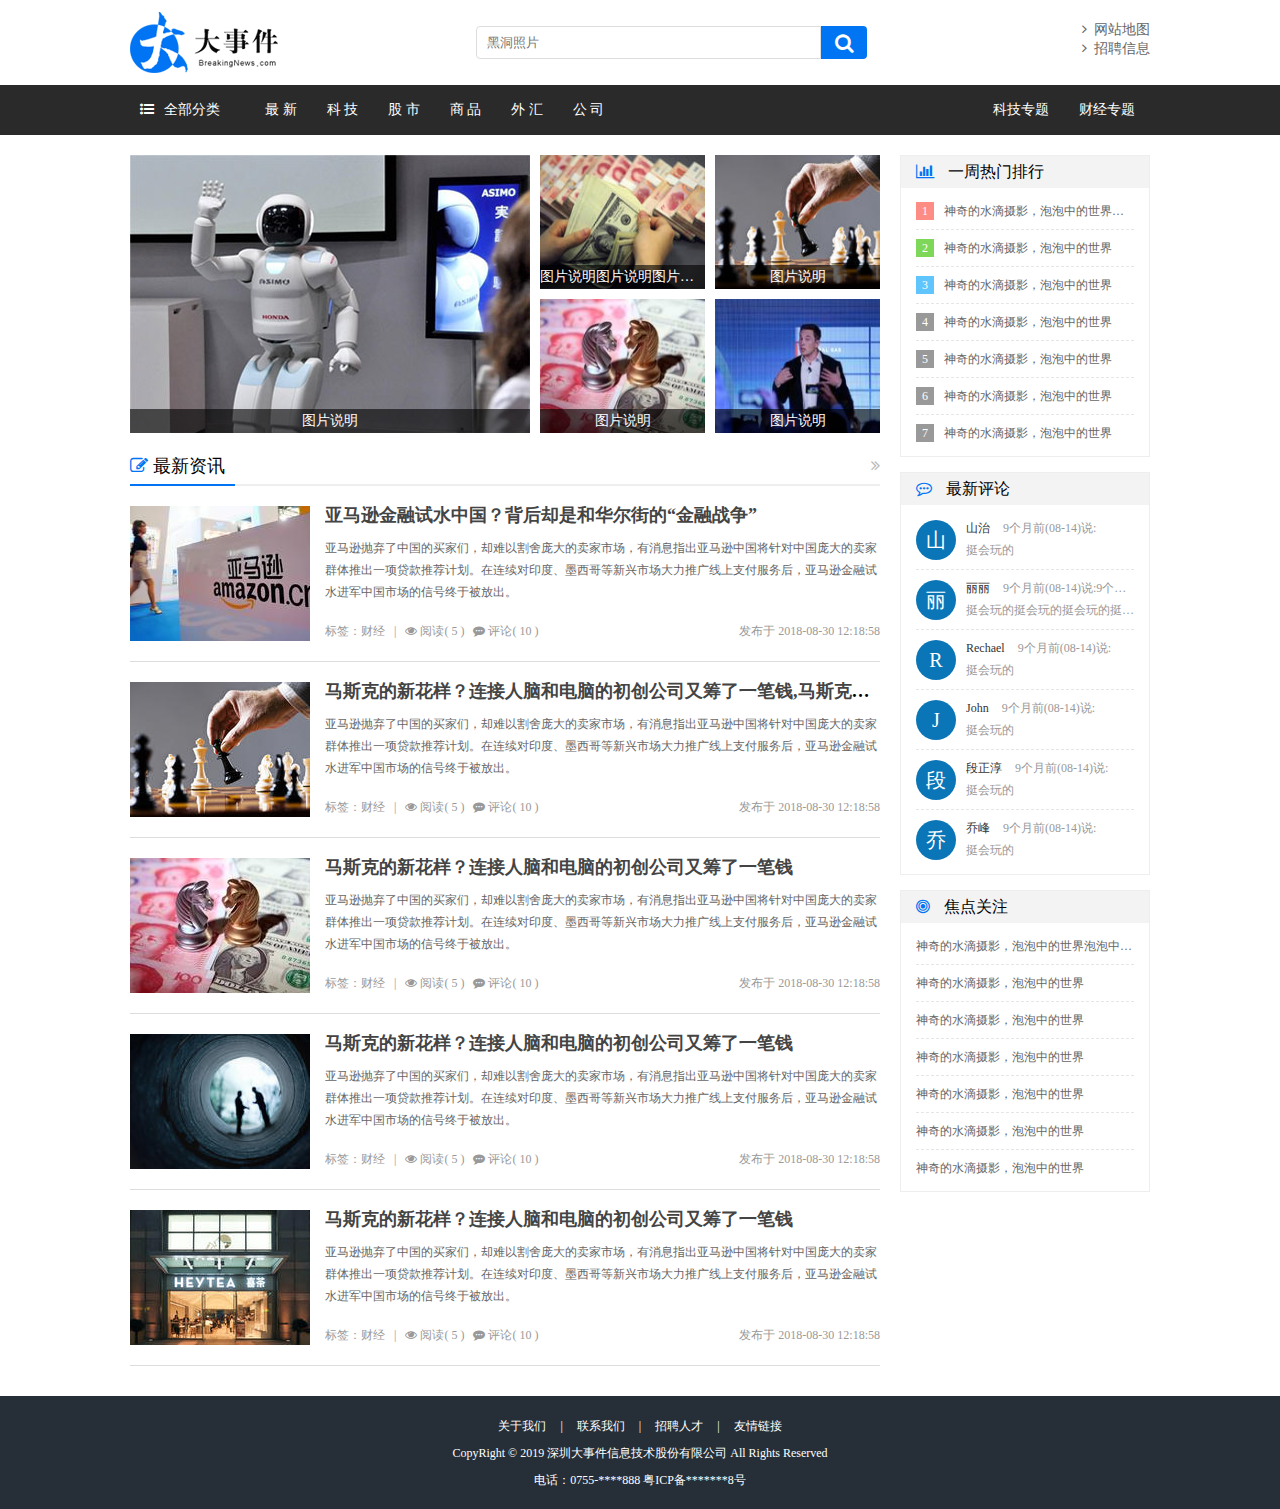
<file: index.html>
<!DOCTYPE html>
<html lang="en">

<head>
    <meta charset="UTF-8">
    <meta name="viewport" content="width=device-width, initial-scale=1.0">
    <meta http-equiv="X-UA-Compatible" content="ie=edge">
    <title>大事件-首页</title>
    <link rel="stylesheet" href="css/reset.css">
    <link rel="stylesheet" href="css/font-awesome.min.css">
    <link rel="stylesheet" href="css/main.css">
</head>

<body>
    <div class="header">
        <a href="#" class="logo fl"><img src="images/logo.png" alt="logo"></a>
        <div class="search_form fl">
            <input type="text" class="search_txt" placeholder="黑洞照片">
            <button class="search_btn"><i class="fa fa-search"></i></button>
        </div>
        <div class="link_info fr">
            <a href="#"><i class="fa fa-angle-right"></i>&nbsp;&nbsp;网站地图</a><br>
            <a href="#"><i class="fa fa-angle-right"></i>&nbsp;&nbsp;招聘信息</a>
        </div>
    </div>

    <div class="menu_con">
        <div class="menu">
            <div class="menu_collapse fl">
                <a href="javascript:;" class="level_one"><i class="fa fa-list-ul"></i>全部分类</a>
                <ul class="level_two">
                    <li class="up"></li>
                    <li><a href="./list.html">最 新</a></li>
                    <li><a href="./list.html">科 技</a></li>
                    <li><a href="./list.html">股 市</a></li>
                    <li><a href="./list.html">商 品</a></li>
                    <li><a href="./list.html">外 汇</a></li>
                    <li><a href="./list.html">公 司</a></li>
                </ul>
            </div>
            <ul class="left_menu fl">
                <li><a href="#">最 新</a></li>
                <li><a href="#">科 技</a></li>
                <li><a href="#">股 市</a></li>
                <li><a href="#">商 品</a></li>
                <li><a href="#">外 汇</a></li>
                <li><a href="#">公 司</a></li>
            </ul>
            <ul class="right_menu fr">
                <li><a href="#">科技专题</a></li>
                <li><a href="#">财经专题</a></li>
            </ul>
        </div>
    </div>

    <div class="main_con clearfix">
        <div class="left_con">
            <ul class="focus_list">
                <li class="first">
                    <a href="#"><img src="images/pic01.jpg" alt=""></a>
                    <p>图片说明</p>
                </li>
                <li>
                    <a href="#"><img src="images/pic02.jpg" alt=""></a>
                    <p>图片说明图片说明图片说明图片说明图片说明图片说明图片说明图片说明图片说明</p>
                </li>
                <li>
                    <a href="#"><img src="images/pic03.jpg" alt=""></a>
                    <p>图片说明</p>
                </li>
                <li>
                    <a href="#"><img src="images/pic05.jpg" alt=""></a>
                    <p>图片说明</p>
                </li>
                <li>
                    <a href="#"><img src="images/pic06.jpg" alt=""></a>
                    <p>图片说明</p>
                </li>
            </ul>

            <div class="common_title">
                <h3><i class="fa fa-edit"></i> 最新资讯</h3>
                <a href="#" class="more"><i class="fa fa-angle-double-right"></i></a>
            </div>

            <div class="common_news">
                <div class="common_news_list">
                    <a href="#" class="list_pic"><img src="images/pic09.jpg" alt=""></a>
                    <h4><a href="#">亚马逊金融试水中国？背后却是和华尔街的“金融战争” </a></h4>
                    <p>亚马逊抛弃了中国的买家们，却难以割舍庞大的卖家市场，有消息指出亚马逊中国将针对中国庞大的卖家群体推出一项贷款推荐计划。在连续对印度、墨西哥等新兴市场大力推广线上支付服务后，亚马逊金融试水进军中国市场的信号终于被放出。
                    </p>
                    <div class="new_info">
                        <span>标签：财经&nbsp;&nbsp;&nbsp;|&nbsp;&nbsp;&nbsp;<i class="fa fa-eye"></i>&nbsp;阅读( 5
                            )&nbsp;&nbsp;&nbsp;<i class="fa fa-commenting"></i>&nbsp;评论( 10 )</span>
                        <b>发布于 2018-08-30 12:18:58</b>
                    </div>
                </div>

                <div class="common_news_list">
                    <a href="#" class="list_pic"><img src="images/pic03.jpg" alt=""></a>
                    <h4><a href="#">马斯克的新花样？连接人脑和电脑的初创公司又筹了一笔钱,马斯克的新花样？连接人脑和电脑的初创公司又筹了一笔钱</a></h4>
                    <p>亚马逊抛弃了中国的买家们，却难以割舍庞大的卖家市场，有消息指出亚马逊中国将针对中国庞大的卖家群体推出一项贷款推荐计划。在连续对印度、墨西哥等新兴市场大力推广线上支付服务后，亚马逊金融试水进军中国市场的信号终于被放出。
                    </p>
                    <div class="new_info">
                        <span>标签：财经&nbsp;&nbsp;&nbsp;|&nbsp;&nbsp;&nbsp;<i class="fa fa-eye"></i>&nbsp;阅读( 5
                            )&nbsp;&nbsp;&nbsp;<i class="fa fa-commenting"></i>&nbsp;评论( 10 )</span>
                        <b>发布于 2018-08-30 12:18:58</b>
                    </div>
                </div>

                <div class="common_news_list">
                    <a href="#" class="list_pic"><img src="images/pic05.jpg" alt=""></a>
                    <h4><a href="#">马斯克的新花样？连接人脑和电脑的初创公司又筹了一笔钱</a></h4>
                    <p>亚马逊抛弃了中国的买家们，却难以割舍庞大的卖家市场，有消息指出亚马逊中国将针对中国庞大的卖家群体推出一项贷款推荐计划。在连续对印度、墨西哥等新兴市场大力推广线上支付服务后，亚马逊金融试水进军中国市场的信号终于被放出。
                    </p>
                    <div class="new_info">
                        <span>标签：财经&nbsp;&nbsp;&nbsp;|&nbsp;&nbsp;&nbsp;<i class="fa fa-eye"></i>&nbsp;阅读( 5
                            )&nbsp;&nbsp;&nbsp;<i class="fa fa-commenting"></i>&nbsp;评论( 10 )</span>
                        <b>发布于 2018-08-30 12:18:58</b>
                    </div>
                </div>

                <div class="common_news_list">
                    <a href="#" class="list_pic"><img src="images/pic07.jpg" alt=""></a>
                    <h4><a href="#">马斯克的新花样？连接人脑和电脑的初创公司又筹了一笔钱</a></h4>
                    <p>亚马逊抛弃了中国的买家们，却难以割舍庞大的卖家市场，有消息指出亚马逊中国将针对中国庞大的卖家群体推出一项贷款推荐计划。在连续对印度、墨西哥等新兴市场大力推广线上支付服务后，亚马逊金融试水进军中国市场的信号终于被放出。
                    </p>
                    <div class="new_info">
                        <span>标签：财经&nbsp;&nbsp;&nbsp;|&nbsp;&nbsp;&nbsp;<i class="fa fa-eye"></i>&nbsp;阅读( 5
                            )&nbsp;&nbsp;&nbsp;<i class="fa fa-commenting"></i>&nbsp;评论( 10 )</span>
                        <b>发布于 2018-08-30 12:18:58</b>
                    </div>
                </div>

                <div class="common_news_list">
                    <a href="#" class="list_pic"><img src="images/pic10.jpg" alt=""></a>
                    <h4><a href="#">马斯克的新花样？连接人脑和电脑的初创公司又筹了一笔钱</a></h4>
                    <p>亚马逊抛弃了中国的买家们，却难以割舍庞大的卖家市场，有消息指出亚马逊中国将针对中国庞大的卖家群体推出一项贷款推荐计划。在连续对印度、墨西哥等新兴市场大力推广线上支付服务后，亚马逊金融试水进军中国市场的信号终于被放出。
                    </p>
                    <div class="new_info">
                        <span>标签：财经&nbsp;&nbsp;&nbsp;|&nbsp;&nbsp;&nbsp;<i class="fa fa-eye"></i>&nbsp;阅读( 5
                            )&nbsp;&nbsp;&nbsp;<i class="fa fa-commenting"></i>&nbsp;评论( 10 )</span>
                        <b>发布于 2018-08-30 12:18:58</b>
                    </div>
                </div>
            </div>

        </div>
        <div class="right_con">
            <div class="common_wrap">
                <h3><i class="fa fa-bar-chart"></i> 一周热门排行</h3>
                <ul class="content_list hotrank_list">
                    <li><span class="first">1</span><a href="#">神奇的水滴摄影，泡泡中的世界泡泡中的世界</a></li>
                    <li><span class="second">2</span><a href="#">神奇的水滴摄影，泡泡中的世界</a></li>
                    <li><span class="third">3</span><a href="#">神奇的水滴摄影，泡泡中的世界</a></li>
                    <li><span>4</span><a href="#">神奇的水滴摄影，泡泡中的世界</a></li>
                    <li><span>5</span><a href="#">神奇的水滴摄影，泡泡中的世界</a></li>
                    <li><span>6</span><a href="#">神奇的水滴摄影，泡泡中的世界</a></li>
                    <li><span>7</span><a href="#">神奇的水滴摄影，泡泡中的世界</a></li>
                </ul>
            </div>
            <div class="common_wrap">
                <h3><i class="fa fa-commenting-o"></i> 最新评论</h3>
                <ul class="content_list comment_list">
                    <li>
                        <span>山</span>
                        <b><em>山治</em> 9个月前(08-14)说:</b>
                        <strong>挺会玩的</strong>
                    </li>
                    <li>
                        <span>丽</span>
                        <b><em>丽丽</em> 9个月前(08-14)说:9个月前(08-14)说:9个月前(08-14)说:</b>
                        <strong>挺会玩的挺会玩的挺会玩的挺会玩的</strong>
                    </li>
                    <li>
                        <span>R</span>
                        <b><em>Rechael</em> 9个月前(08-14)说:</b>
                        <strong>挺会玩的</strong>
                    </li>
                    <li>
                        <span>J</span>
                        <b><em>John</em> 9个月前(08-14)说:</b>
                        <strong>挺会玩的</strong>
                    </li>
                    <li>
                        <span>段</span>
                        <b><em>段正淳</em> 9个月前(08-14)说:</b>
                        <strong>挺会玩的</strong>
                    </li>
                    <li>
                        <span>乔</span>
                        <b><em>乔峰</em> 9个月前(08-14)说:</b>
                        <strong>挺会玩的</strong>
                    </li>
                </ul>
            </div>
            <div class="common_wrap">
                <h3><i class="fa fa-bullseye"></i> 焦点关注</h3>
                <ul class="content_list guanzhu_list">
                    <li><a href="#">神奇的水滴摄影，泡泡中的世界泡泡中的世界</a></li>
                    <li><a href="#">神奇的水滴摄影，泡泡中的世界</a></li>
                    <li><a href="#">神奇的水滴摄影，泡泡中的世界</a></li>
                    <li><a href="#">神奇的水滴摄影，泡泡中的世界</a></li>
                    <li><a href="#">神奇的水滴摄影，泡泡中的世界</a></li>
                    <li><a href="#">神奇的水滴摄影，泡泡中的世界</a></li>
                    <li><a href="#">神奇的水滴摄影，泡泡中的世界</a></li>
                </ul>
            </div>
        </div>
    </div>

    <div class="footer clearfix">
        <div class="foot_link">
            <a href="#">关于我们</a>
            <span>|</span>
            <a href="#">联系我们</a>
            <span>|</span>
            <a href="#">招聘人才</a>
            <span>|</span>
            <a href="#">友情链接</a>
        </div>
        <p>CopyRight © 2019 深圳大事件信息技术股份有限公司 All Rights Reserved</p>
        <p>电话：0755-****888 粤ICP备*******8号</p>
    </div>

    <!-- 导入模板引擎js文件 -->
    <script src="./js/template-web.js"></script>
    <!-- 引入jq文件 -->
    <script src="./js/jquery-1.12.4.min.js"></script>
</body>

</html>
</file>
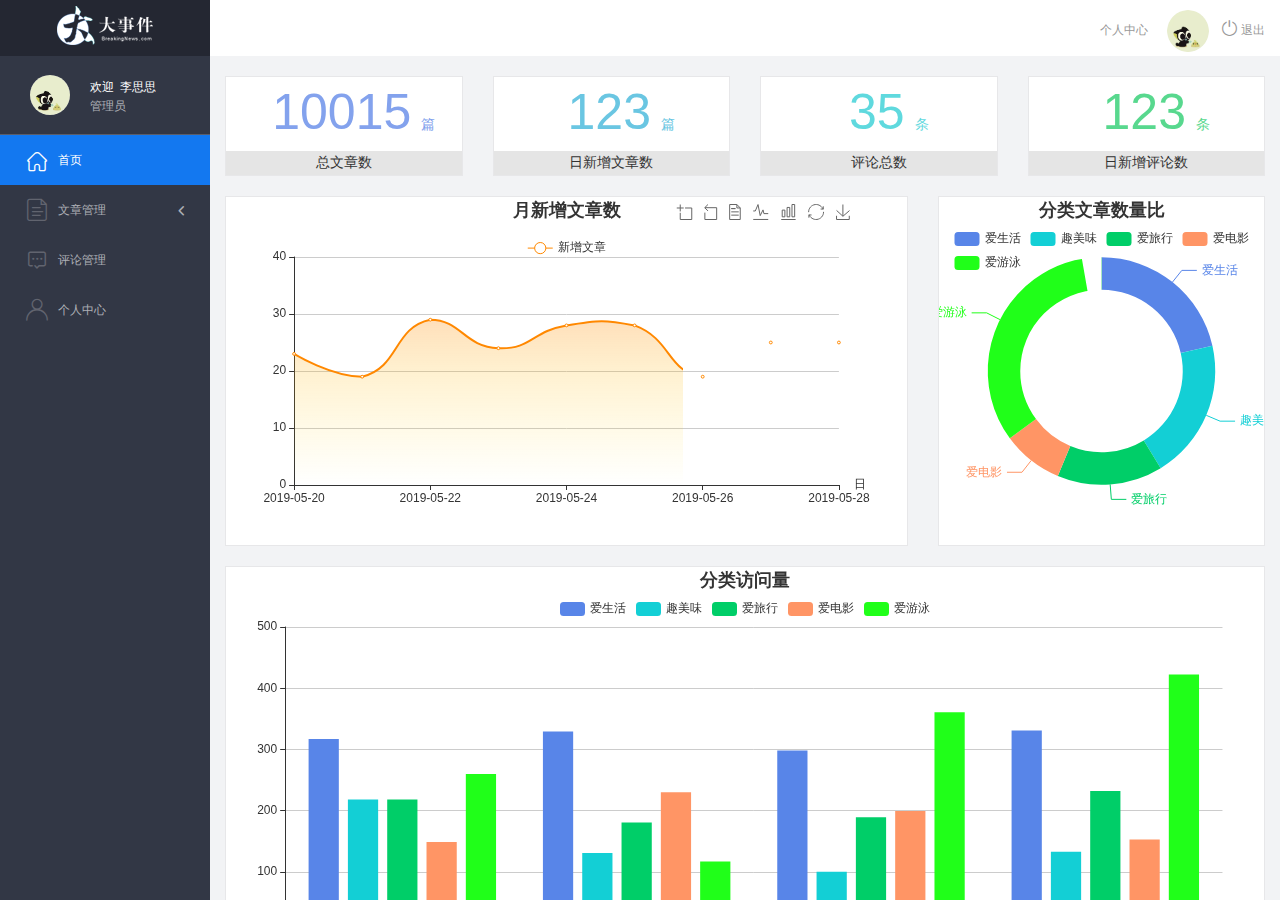
<file: admin/index.html>
<!DOCTYPE html>
<html lang="en">

<head>
    <meta charset="UTF-8">
    <meta name="viewport" content="width=device-width, initial-scale=1.0">
    <meta http-equiv="X-UA-Compatible" content="ie=edge">
    <title>大事件-后台首页</title>
    <link rel="stylesheet" href="./libs/bootstrap/css/bootstrap.min.css">
    <link rel="stylesheet" href="css/reset.css">
    <link rel="stylesheet" href="css/iconfont.css">
    <link rel="stylesheet" href="css/main.css">
    <script src="./libs/jquery-1.12.4.min.js"></script>
    <!-- 导入bootstrap的js文件 -->
    <script src="./libs/bootstrap/js/bootstrap.min.js"></script>
</head>

<body>
    <div class="sider">
        <a href="#" class="logo"><img src="images/logo02.png" alt="logo"></a>
        <div class="user_info">
            <img src="images/2.jpg" alt="person">
            <span>欢迎&nbsp;&nbsp;<i>李思思</i></span>
            <b>管理员</b>
        </div>
        <!-- 左侧导航栏 -->
        <div class="menu">
            <div class="level01 active"><a href="./main_count.html" target="myIframe"><i
                        class="iconfont icon-yidiandiantubiao04"></i><span>首页</span></a></div>
            <div class="level01"><a href="#"><i class="iconfont icon-icon-article"></i><span>文章管理</span><b
                        class="iconfont icon-arrowdownl"></b></a></div>
            <ul class="level02">
                <li><a href="./article_list.html" target="myIframe"><i
                            class="iconfont icon-previewright"></i><span>文章列表</span></a></li>
                <li><a href="./article_release.html" target="myIframe"><i
                            class="iconfont icon-previewright"></i><span>发表文章</span></a></li>
                <li><a href="./article_category.html" target="myIframe"><i
                            class="iconfont icon-previewright"></i><span>文章类别管理</span></a>
                </li>
            </ul>

            <div class="level01"><a href="./comment_list.html" target="myIframe"><i
                        class="iconfont icon-comment"></i><span>评论管理</span></a></div>
            <div class="level01" id="user"><a href="./user.html" target="myIframe"><i
                        class="iconfont icon-user"></i><span>个人中心</span></a></div>
        </div>
        <!-- 顶部栏 -->
        <div class="header_bar">
            <div class="user_center_link">
                <a href="./user.html" target="main_frame">个人中心</a>
                <img src="images/2.jpg" alt="person">
                <a href="javascript:void(0)" class="logout"><i class="iconfont icon-tuichu"></i> 退出</a>
            </div>
        </div>
        <!-- 右侧主体内容 -->
        <div class="main" id="main_body">
            <iframe src="./main_count.html" frameborder="0" name="myIframe" style="width:100%;height:100%"></iframe>
        </div>
    </div>
    <script src="./libs/http.js"></script>
    <script>
        $(function () {
            $.ajax({
                //一:发送ajax请求,获取网站管理员用户的个人信息
                url: window.BigNew.user_info,
                //设置请求头
                headers: {
                    Authorization: window.localStorage.getItem('token')
                },
                success: function (backData) {
                    console.log(backData);

                    $('.user_center_link>img').attr('src', backData.data.userPic);
                    $('.user_info>img').attr('src', backData.data.userPic);
                    $('.user_info>span>i').text(backData.data.nickname);
                    console.log( $());
                    
                }
            })

            //退出
            // 给退出按钮设置一个点击事件
            $('.logout').on('click', function () {
                //删除token 跳转到登陆页面
                window.localStorage.removeItem('token');
                window.location.href = './login.html';
            })


            //三首页左侧一级菜单设置点击事件
            $('.level01').on('click', function () {
                $(this).addClass('active').siblings('div').removeClass('active');

                //如果点击的是文章管理,就让二级菜单显示
                if ($(this).index() == 1) {
                    //设置小剑尖的旋转(其实就是设置有咩有rotate0类- 本质是c3的旋转动画)
                    $('ul.level02').slideToggle();
                    //设置小剑尖的旋转(其实就是设置有咩有rotate0类- 本质是c3的旋转动画)
                    $(this).find('b').toggleClass('rotate0');
                    //默认选中第一个二级菜单.
                    $('ul.level02>li:eq(0)>a')[0].click();
                    //jQuery对象的click()事件,他只会触发js单击事件,而不会触发a标签的默认跳转事件.
                    //dom对象的click()事件,他不仅会触发js单击事件,还会触发a标签的默认跳转事件

                }
            })

            //四:首页左侧二级菜单设置点击事件
            $('ul.level02>li').on('click', function () {
                //当前点击的添加active类,其他的兄弟移除active类
                $(this).addClass('active').siblings('li').removeClass('active');
            })

        })
    </script>
</body>

</html>
</file>
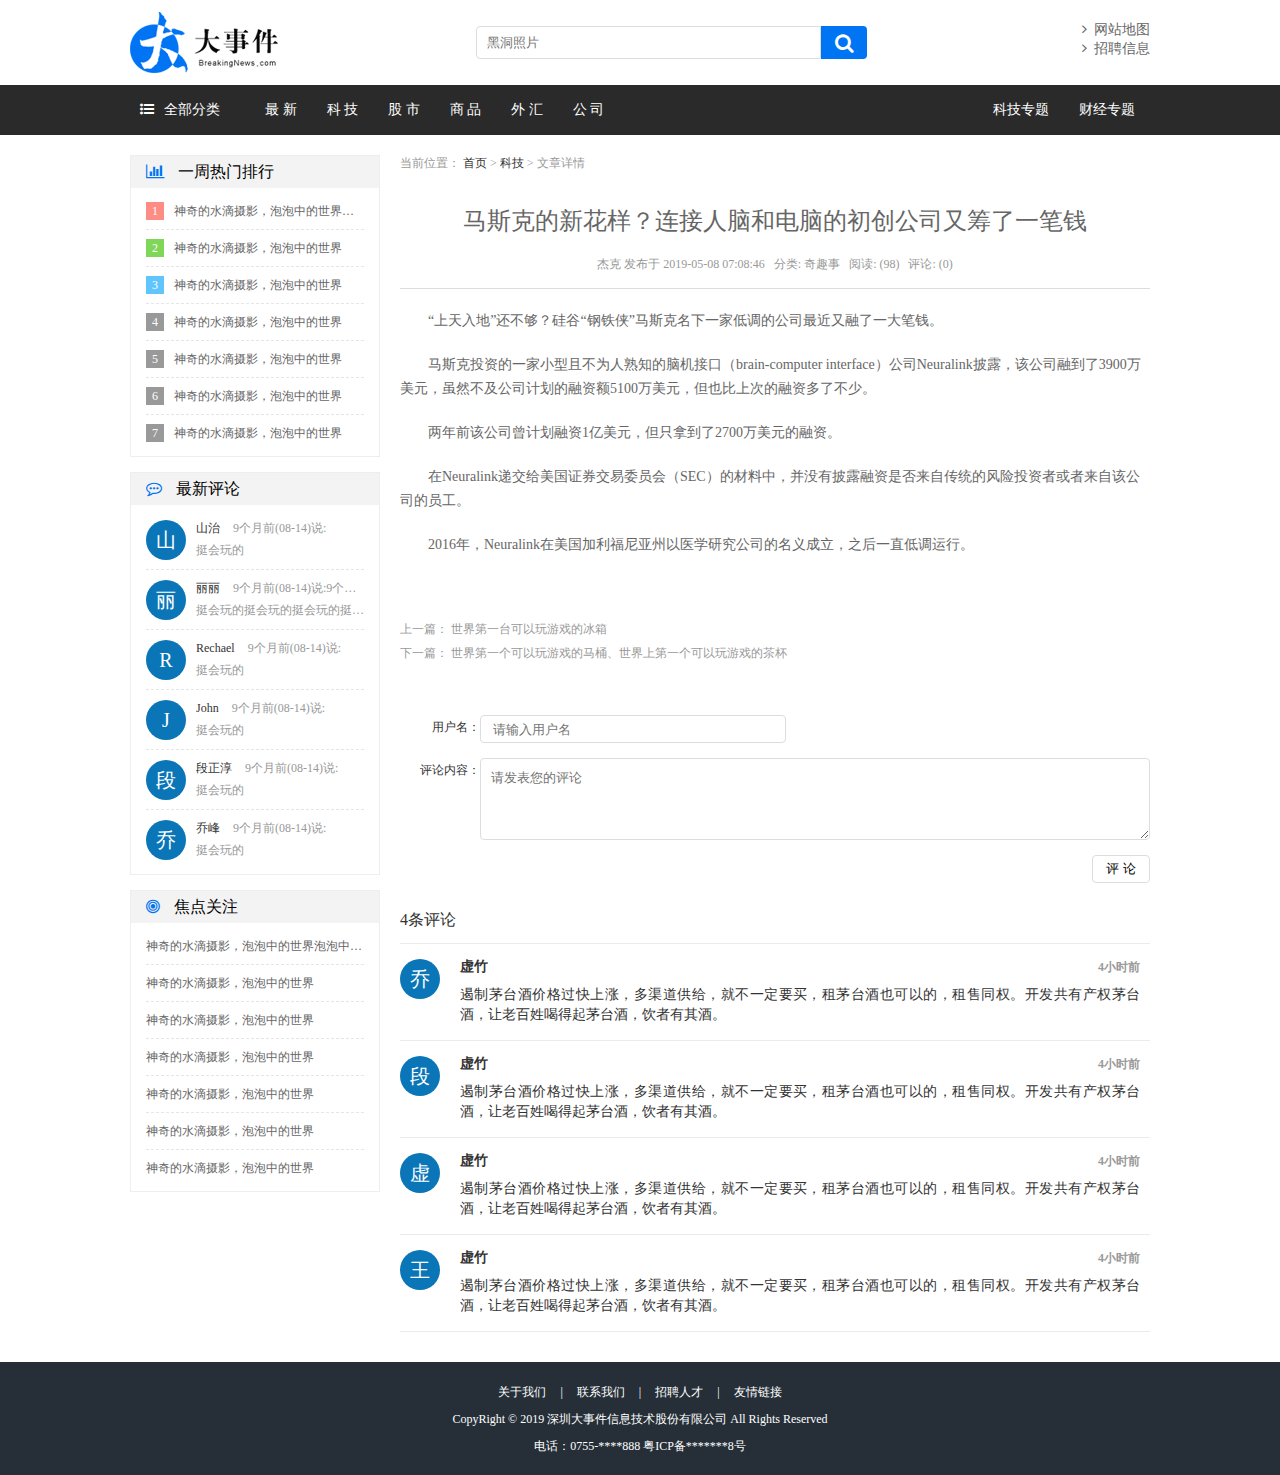
<file: article.html>
<!DOCTYPE html>
<html lang="en">

<head>
    <meta charset="UTF-8">
    <meta name="viewport" content="width=device-width, initial-scale=1.0">
    <meta http-equiv="X-UA-Compatible" content="ie=edge">
    <title>大事件-文章</title>
    <link rel="stylesheet" type="text/css" href="css/reset.css">
    <link rel="stylesheet" href="css/font-awesome.min.css">
    <link rel="stylesheet" type="text/css" href="css/main.css">
</head>

<body>
    <div class="header">
        <a href="#" class="logo fl"><img src="images/logo.png" alt="logo"></a>
        <div class="search_form fl">
            <input type="text" class="search_txt" placeholder="黑洞照片">
            <button class="search_btn"><i class="fa fa-search"></i></button>
        </div>
        <div class="link_info fr">
            <a href="#"><i class="fa fa-angle-right"></i>&nbsp;&nbsp;网站地图</a><br>
            <a href="#"><i class="fa fa-angle-right"></i>&nbsp;&nbsp;招聘信息</a>
        </div>
    </div>

    <div class="menu_con">
        <div class="menu">
            <div class="menu_collapse fl">
                <a href="javascript:;" class="level_one"><i class="fa fa-list-ul"></i>全部分类</a>
                <ul class="level_two">
                    <li class="up"></li>
                    <li><a href="#">最 新</a></li>
                    <li><a href="#">科 技</a></li>
                    <li><a href="#">股 市</a></li>
                    <li><a href="#">商 品</a></li>
                    <li><a href="#">外 汇</a></li>
                    <li><a href="#">公 司</a></li>
                </ul>
            </div>
            <ul class="left_menu fl">
                <li><a href="#">最 新</a></li>
                <li><a href="#">科 技</a></li>
                <li><a href="#">股 市</a></li>
                <li><a href="#">商 品</a></li>
                <li><a href="#">外 汇</a></li>
                <li><a href="#">公 司</a></li>
            </ul>
            <ul class="right_menu fr">
                <li><a href="#">科技专题</a></li>
                <li><a href="#">财经专题</a></li>
            </ul>
        </div>
    </div>

    <div class="main_con clearfix">
        <div class="left_con setfr">
            <div class="breadcrumb">
                当前位置： <a href="#">首页</a> &gt; <a href="#">科技</a> &gt; 文章详情
            </div>
            <h3 class="article_title">马斯克的新花样？连接人脑和电脑的初创公司又筹了一笔钱</h3>
            <div class="article_info">杰克 发布于 2019-05-08 07:08:46&nbsp;&nbsp;&nbsp;分类: 奇趣事&nbsp;&nbsp;&nbsp;阅读:
                (98)&nbsp;&nbsp;&nbsp;评论: (0)</div>
            <div class="article_con">

                <p>“上天入地”还不够？硅谷“钢铁侠”马斯克名下一家低调的公司最近又融了一大笔钱。</p>

                <p>马斯克投资的一家小型且不为人熟知的脑机接口（brain-computer
                    interface）公司Neuralink披露，该公司融到了3900万美元，虽然不及公司计划的融资额5100万美元，但也比上次的融资多了不少。</p>

                <p>两年前该公司曾计划融资1亿美元，但只拿到了2700万美元的融资。</p>

                <p>在Neuralink递交给美国证券交易委员会（SEC）的材料中，并没有披露融资是否来自传统的风险投资者或者来自该公司的员工。</p>

                <p>2016年，Neuralink在美国加利福尼亚州以医学研究公司的名义成立，之后一直低调运行。</p>

            </div>
            <div class="article_links">
                上一篇： <a href="#">世界第一台可以玩游戏的冰箱</a><br>
                下一篇： <a href="#">世界第一个可以玩游戏的马桶、世界上第一个可以玩游戏的茶杯</a>
            </div>

            <form action="" class="comment_form">
                <div class="form_group">
                    <label>用户名：</label>
                    <input type="text" placeholder="请输入用户名" class="comment_name">
                </div>
                <div class="form_group">
                    <label>评论内容：</label>
                    <textarea placeholder="请发表您的评论" class="comment_input"></textarea>
                </div>
                <div class="form_group">
                    <input type="submit" name="" value="评 论" class="comment_sub"></div>
            </form>

            <div class="comment_count">
                4条评论
            </div>

            <div class="comment_list_con">
                <div class="comment_detail_list">
                    <div class="person_pic fl">乔</div>
                    <div class="name_time fl"><b>虚竹</b><span>4小时前</span></div>
                    <div class="comment_text fl">
                        遏制茅台酒价格过快上涨，多渠道供给，就不一定要买，租茅台酒也可以的，租售同权。开发共有产权茅台酒，让老百姓喝得起茅台酒，饮者有其酒。
                    </div>
                </div>
                <div class="comment_detail_list">
                    <div class="person_pic fl">段</div>
                    <div class="name_time fl"><b>虚竹</b><span>4小时前</span></div>
                    <div class="comment_text fl">
                        遏制茅台酒价格过快上涨，多渠道供给，就不一定要买，租茅台酒也可以的，租售同权。开发共有产权茅台酒，让老百姓喝得起茅台酒，饮者有其酒。
                    </div>
                </div>
                <div class="comment_detail_list">
                    <div class="person_pic fl">虚</div>
                    <div class="name_time fl"><b>虚竹</b><span>4小时前</span></div>
                    <div class="comment_text fl">
                        遏制茅台酒价格过快上涨，多渠道供给，就不一定要买，租茅台酒也可以的，租售同权。开发共有产权茅台酒，让老百姓喝得起茅台酒，饮者有其酒。
                    </div>
                </div>
                <div class="comment_detail_list">
                    <div class="person_pic fl">王</div>
                    <div class="name_time fl"><b>虚竹</b><span>4小时前</span></div>
                    <div class="comment_text fl">
                        遏制茅台酒价格过快上涨，多渠道供给，就不一定要买，租茅台酒也可以的，租售同权。开发共有产权茅台酒，让老百姓喝得起茅台酒，饮者有其酒。
                    </div>
                </div>
            </div>
        </div>
        <div class="right_con setfl">
            <div class="common_wrap">
                <h3><i class="fa fa-bar-chart"></i> 一周热门排行</h3>
                <ul class="content_list">
                    <li><span class="first">1</span><a href="#">神奇的水滴摄影，泡泡中的世界泡泡中的世界</a></li>
                    <li><span class="second">2</span><a href="#">神奇的水滴摄影，泡泡中的世界</a></li>
                    <li><span class="third">3</span><a href="#">神奇的水滴摄影，泡泡中的世界</a></li>
                    <li><span>4</span><a href="#">神奇的水滴摄影，泡泡中的世界</a></li>
                    <li><span>5</span><a href="#">神奇的水滴摄影，泡泡中的世界</a></li>
                    <li><span>6</span><a href="#">神奇的水滴摄影，泡泡中的世界</a></li>
                    <li><span>7</span><a href="#">神奇的水滴摄影，泡泡中的世界</a></li>
                </ul>
            </div>
            <div class="common_wrap">
                <h3><i class="fa fa-commenting-o"></i> 最新评论</h3>
                <ul class="content_list comment_list">
                    <li>
                        <span>山</span>
                        <b><em>山治</em> 9个月前(08-14)说:</b>
                        <strong>挺会玩的</strong>
                    </li>
                    <li>
                        <span>丽</span>
                        <b><em>丽丽</em> 9个月前(08-14)说:9个月前(08-14)说:9个月前(08-14)说:</b>
                        <strong>挺会玩的挺会玩的挺会玩的挺会玩的</strong>
                    </li>
                    <li>
                        <span>R</span>
                        <b><em>Rechael</em> 9个月前(08-14)说:</b>
                        <strong>挺会玩的</strong>
                    </li>
                    <li>
                        <span>J</span>
                        <b><em>John</em> 9个月前(08-14)说:</b>
                        <strong>挺会玩的</strong>
                    </li>
                    <li>
                        <span>段</span>
                        <b><em>段正淳</em> 9个月前(08-14)说:</b>
                        <strong>挺会玩的</strong>
                    </li>
                    <li>
                        <span>乔</span>
                        <b><em>乔峰</em> 9个月前(08-14)说:</b>
                        <strong>挺会玩的</strong>
                    </li>
                </ul>
            </div>
            <div class="common_wrap">
                <h3><i class="fa fa-bullseye"></i> 焦点关注</h3>
                <ul class="content_list guanzhu_list">
                    <li><a href="#">神奇的水滴摄影，泡泡中的世界泡泡中的世界</a></li>
                    <li><a href="#">神奇的水滴摄影，泡泡中的世界</a></li>
                    <li><a href="#">神奇的水滴摄影，泡泡中的世界</a></li>
                    <li><a href="#">神奇的水滴摄影，泡泡中的世界</a></li>
                    <li><a href="#">神奇的水滴摄影，泡泡中的世界</a></li>
                    <li><a href="#">神奇的水滴摄影，泡泡中的世界</a></li>
                    <li><a href="#">神奇的水滴摄影，泡泡中的世界</a></li>
                </ul>
            </div>
        </div>
    </div>

    <div class="footer clearfix">
        <div class="foot_link">
            <a href="#">关于我们</a>
            <span>|</span>
            <a href="#">联系我们</a>
            <span>|</span>
            <a href="#">招聘人才</a>
            <span>|</span>
            <a href="#">友情链接</a>
        </div>
        <p>CopyRight © 2019 深圳大事件信息技术股份有限公司 All Rights Reserved</p>
        <p>电话：0755-****888 粤ICP备*******8号</p>
    </div>

    <!-- 引入模板引擎js文件 -->
    <script src="./js/template-web.js"></script>
    <script src="./js/jquery-1.12.4.min.js"></script>

</body>

</html>
</file>
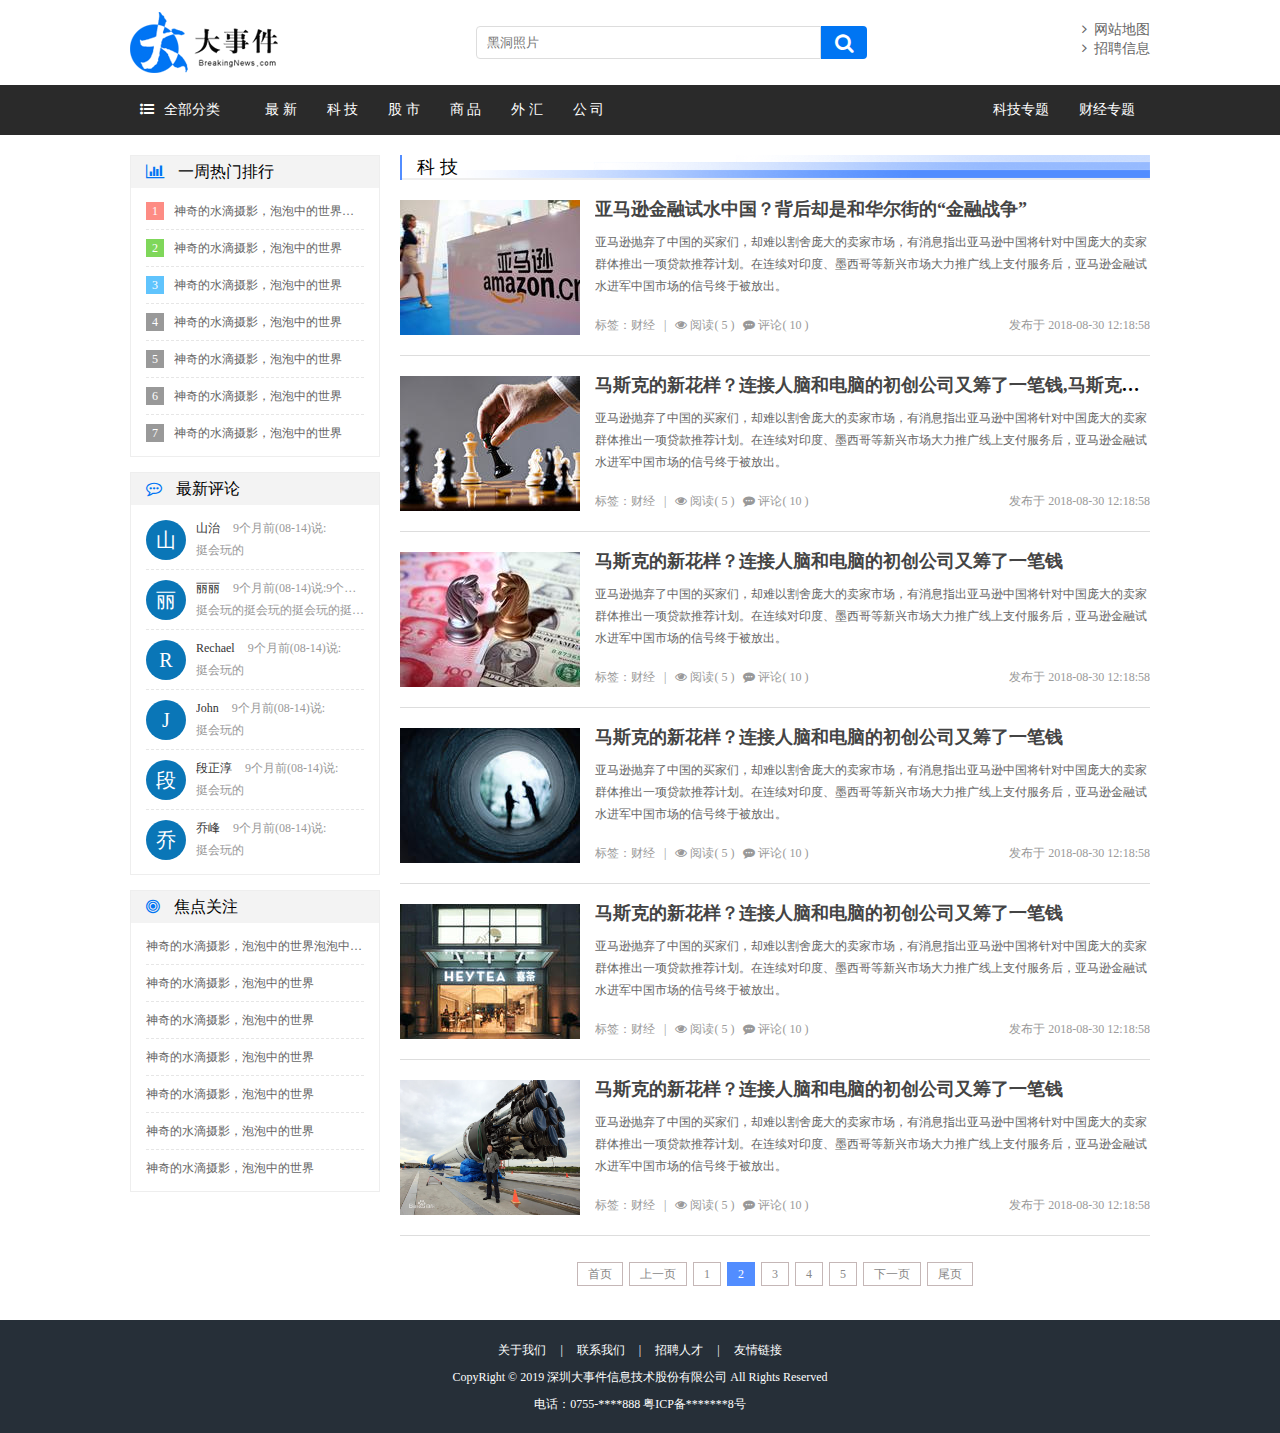
<file: list.html>
<!DOCTYPE html>
<html lang="en">

<head>
    <meta charset="UTF-8">
    <meta name="viewport" content="width=device-width, initial-scale=1.0">
    <meta http-equiv="X-UA-Compatible" content="ie=edge">
    <title>大事件-列表页</title>
    <link rel="stylesheet" type="text/css" href="css/reset.css">
    <link rel="stylesheet" href="css/font-awesome.min.css">
    <link rel="stylesheet" type="text/css" href="css/jquery.pagination.css">
    <link rel="stylesheet" type="text/css" href="css/main.css">
    <script type="text/javascript" src="js/jquery-1.12.4.min.js"></script>
    <script type="text/javascript" src="js/jquery.pagination.min.js"></script>
</head>

<body>
    <div class="header">
        <a href="#" class="logo fl"><img src="images/logo.png" alt="logo"></a>
        <div class="search_form fl">
            <input type="text" class="search_txt" placeholder="黑洞照片">
            <button class="search_btn"><i class="fa fa-search"></i></button>
        </div>
        <div class="link_info fr">
            <a href="#"><i class="fa fa-angle-right"></i>&nbsp;&nbsp;网站地图</a><br>
            <a href="#"><i class="fa fa-angle-right"></i>&nbsp;&nbsp;招聘信息</a>
        </div>
    </div>

    <div class="menu_con">
        <div class="menu">
            <div class="menu_collapse fl">
                <a href="javascript:;" class="level_one"><i class="fa fa-list-ul"></i>全部分类</a>
                <ul class="level_two">
                    <li class="up"></li>
                    <li><a href="#">最 新</a></li>
                    <li><a href="#">科 技</a></li>
                    <li><a href="#">股 市</a></li>
                    <li><a href="#">商 品</a></li>
                    <li><a href="#">外 汇</a></li>
                    <li><a href="#">公 司</a></li>
                </ul>
            </div>
            <ul class="left_menu fl">
                <li><a href="#">最 新</a></li>
                <li><a href="#">科 技</a></li>
                <li><a href="#">股 市</a></li>
                <li><a href="#">商 品</a></li>
                <li><a href="#">外 汇</a></li>
                <li><a href="#">公 司</a></li>
            </ul>
            <ul class="right_menu fr">
                <li><a href="#">科技专题</a></li>
                <li><a href="#">财经专题</a></li>
            </ul>
        </div>
    </div>

    <div class="main_con clearfix">
        <div class="left_con setfr">

            <div class="list_title">
                <h3>科 技</h3>
            </div>

            <div class="common_news_list">
                <a href="#" class="list_pic"><img src="images/pic09.jpg" alt=""></a>
                <h4><a href="#">亚马逊金融试水中国？背后却是和华尔街的“金融战争” </a></h4>
                <p>亚马逊抛弃了中国的买家们，却难以割舍庞大的卖家市场，有消息指出亚马逊中国将针对中国庞大的卖家群体推出一项贷款推荐计划。在连续对印度、墨西哥等新兴市场大力推广线上支付服务后，亚马逊金融试水进军中国市场的信号终于被放出。
                </p>
                <div class="new_info">
                    <span>标签：财经&nbsp;&nbsp;&nbsp;|&nbsp;&nbsp;&nbsp;<i class="fa fa-eye"></i>&nbsp;阅读( 5
                        )&nbsp;&nbsp;&nbsp;<i class="fa fa-commenting"></i>&nbsp;评论( 10 )</span>
                    <b>发布于 2018-08-30 12:18:58</b>
                </div>
            </div>

            <div class="common_news_list">
                <a href="#" class="list_pic"><img src="images/pic03.jpg" alt=""></a>
                <h4><a href="#">马斯克的新花样？连接人脑和电脑的初创公司又筹了一笔钱,马斯克的新花样？连接人脑和电脑的初创公司又筹了一笔钱</a></h4>
                <p>亚马逊抛弃了中国的买家们，却难以割舍庞大的卖家市场，有消息指出亚马逊中国将针对中国庞大的卖家群体推出一项贷款推荐计划。在连续对印度、墨西哥等新兴市场大力推广线上支付服务后，亚马逊金融试水进军中国市场的信号终于被放出。
                </p>
                <div class="new_info">
                    <span>标签：财经&nbsp;&nbsp;&nbsp;|&nbsp;&nbsp;&nbsp;<i class="fa fa-eye"></i>&nbsp;阅读( 5
                        )&nbsp;&nbsp;&nbsp;<i class="fa fa-commenting"></i>&nbsp;评论( 10 )</span>
                    <b>发布于 2018-08-30 12:18:58</b>
                </div>
            </div>

            <div class="common_news_list">
                <a href="#" class="list_pic"><img src="images/pic05.jpg" alt=""></a>
                <h4><a href="#">马斯克的新花样？连接人脑和电脑的初创公司又筹了一笔钱</a></h4>
                <p>亚马逊抛弃了中国的买家们，却难以割舍庞大的卖家市场，有消息指出亚马逊中国将针对中国庞大的卖家群体推出一项贷款推荐计划。在连续对印度、墨西哥等新兴市场大力推广线上支付服务后，亚马逊金融试水进军中国市场的信号终于被放出。
                </p>
                <div class="new_info">
                    <span>标签：财经&nbsp;&nbsp;&nbsp;|&nbsp;&nbsp;&nbsp;<i class="fa fa-eye"></i>&nbsp;阅读( 5
                        )&nbsp;&nbsp;&nbsp;<i class="fa fa-commenting"></i>&nbsp;评论( 10 )</span>
                    <b>发布于 2018-08-30 12:18:58</b>
                </div>
            </div>

            <div class="common_news_list">
                <a href="#" class="list_pic"><img src="images/pic07.jpg" alt=""></a>
                <h4><a href="#">马斯克的新花样？连接人脑和电脑的初创公司又筹了一笔钱</a></h4>
                <p>亚马逊抛弃了中国的买家们，却难以割舍庞大的卖家市场，有消息指出亚马逊中国将针对中国庞大的卖家群体推出一项贷款推荐计划。在连续对印度、墨西哥等新兴市场大力推广线上支付服务后，亚马逊金融试水进军中国市场的信号终于被放出。
                </p>
                <div class="new_info">
                    <span>标签：财经&nbsp;&nbsp;&nbsp;|&nbsp;&nbsp;&nbsp;<i class="fa fa-eye"></i>&nbsp;阅读( 5
                        )&nbsp;&nbsp;&nbsp;<i class="fa fa-commenting"></i>&nbsp;评论( 10 )</span>
                    <b>发布于 2018-08-30 12:18:58</b>
                </div>
            </div>

            <div class="common_news_list">
                <a href="#" class="list_pic"><img src="images/pic10.jpg" alt=""></a>
                <h4><a href="#">马斯克的新花样？连接人脑和电脑的初创公司又筹了一笔钱</a></h4>
                <p>亚马逊抛弃了中国的买家们，却难以割舍庞大的卖家市场，有消息指出亚马逊中国将针对中国庞大的卖家群体推出一项贷款推荐计划。在连续对印度、墨西哥等新兴市场大力推广线上支付服务后，亚马逊金融试水进军中国市场的信号终于被放出。
                </p>
                <div class="new_info">
                    <span>标签：财经&nbsp;&nbsp;&nbsp;|&nbsp;&nbsp;&nbsp;<i class="fa fa-eye"></i>&nbsp;阅读( 5
                        )&nbsp;&nbsp;&nbsp;<i class="fa fa-commenting"></i>&nbsp;评论( 10 )</span>
                    <b>发布于 2018-08-30 12:18:58</b>
                </div>
            </div>

            <div class="common_news_list">
                <a href="#" class="list_pic"><img src="images/pic04.jpg" alt=""></a>
                <h4><a href="#">马斯克的新花样？连接人脑和电脑的初创公司又筹了一笔钱</a></h4>
                <p>亚马逊抛弃了中国的买家们，却难以割舍庞大的卖家市场，有消息指出亚马逊中国将针对中国庞大的卖家群体推出一项贷款推荐计划。在连续对印度、墨西哥等新兴市场大力推广线上支付服务后，亚马逊金融试水进军中国市场的信号终于被放出。
                </p>
                <div class="new_info">
                    <span>标签：财经&nbsp;&nbsp;&nbsp;|&nbsp;&nbsp;&nbsp;<i class="fa fa-eye"></i>&nbsp;阅读( 5
                        )&nbsp;&nbsp;&nbsp;<i class="fa fa-commenting"></i>&nbsp;评论( 10 )</span>
                    <b>发布于 2018-08-30 12:18:58</b>
                </div>
            </div>

            <div id="pagination" class="page"></div>
            <script>
                $(function () {
                    $("#pagination").pagination({
                        currentPage: 2,
                        totalPage: 8,
                        callback: function (current) {
                            alert('ok!');
                        }
                    });
                });
            </script>

        </div>
        <div class="right_con setfl">
            <div class="common_wrap">
                <h3><i class="fa fa-bar-chart"></i> 一周热门排行</h3>
                <ul class="content_list">
                    <li><span class="first">1</span><a href="#">神奇的水滴摄影，泡泡中的世界泡泡中的世界</a></li>
                    <li><span class="second">2</span><a href="#">神奇的水滴摄影，泡泡中的世界</a></li>
                    <li><span class="third">3</span><a href="#">神奇的水滴摄影，泡泡中的世界</a></li>
                    <li><span>4</span><a href="#">神奇的水滴摄影，泡泡中的世界</a></li>
                    <li><span>5</span><a href="#">神奇的水滴摄影，泡泡中的世界</a></li>
                    <li><span>6</span><a href="#">神奇的水滴摄影，泡泡中的世界</a></li>
                    <li><span>7</span><a href="#">神奇的水滴摄影，泡泡中的世界</a></li>
                </ul>
            </div>
            <div class="common_wrap">
                <h3><i class="fa fa-commenting-o"></i> 最新评论</h3>
                <ul class="content_list comment_list">
                    <li>
                        <span>山</span>
                        <b><em>山治</em> 9个月前(08-14)说:</b>
                        <strong>挺会玩的</strong>
                    </li>
                    <li>
                        <span>丽</span>
                        <b><em>丽丽</em> 9个月前(08-14)说:9个月前(08-14)说:9个月前(08-14)说:</b>
                        <strong>挺会玩的挺会玩的挺会玩的挺会玩的</strong>
                    </li>
                    <li>
                        <span>R</span>
                        <b><em>Rechael</em> 9个月前(08-14)说:</b>
                        <strong>挺会玩的</strong>
                    </li>
                    <li>
                        <span>J</span>
                        <b><em>John</em> 9个月前(08-14)说:</b>
                        <strong>挺会玩的</strong>
                    </li>
                    <li>
                        <span>段</span>
                        <b><em>段正淳</em> 9个月前(08-14)说:</b>
                        <strong>挺会玩的</strong>
                    </li>
                    <li>
                        <span>乔</span>
                        <b><em>乔峰</em> 9个月前(08-14)说:</b>
                        <strong>挺会玩的</strong>
                    </li>
                </ul>
            </div>
            <div class="common_wrap">
                <h3><i class="fa fa-bullseye"></i> 焦点关注</h3>
                <ul class="content_list guanzhu_list">
                    <li><a href="#">神奇的水滴摄影，泡泡中的世界泡泡中的世界</a></li>
                    <li><a href="#">神奇的水滴摄影，泡泡中的世界</a></li>
                    <li><a href="#">神奇的水滴摄影，泡泡中的世界</a></li>
                    <li><a href="#">神奇的水滴摄影，泡泡中的世界</a></li>
                    <li><a href="#">神奇的水滴摄影，泡泡中的世界</a></li>
                    <li><a href="#">神奇的水滴摄影，泡泡中的世界</a></li>
                    <li><a href="#">神奇的水滴摄影，泡泡中的世界</a></li>
                </ul>
            </div>
        </div>
    </div>

    <div class="footer clearfix">
        <div class="foot_link">
            <a href="#">关于我们</a>
            <span>|</span>
            <a href="#">联系我们</a>
            <span>|</span>
            <a href="#">招聘人才</a>
            <span>|</span>
            <a href="#">友情链接</a>
        </div>
        <p>CopyRight © 2019 深圳大事件信息技术股份有限公司 All Rights Reserved</p>
        <p>电话：0755-****888 粤ICP备*******8号</p>
    </div>
    <!-- 导包template -->
    <script src="./js/template-web.js"></script>
</body>

</html>
</file>
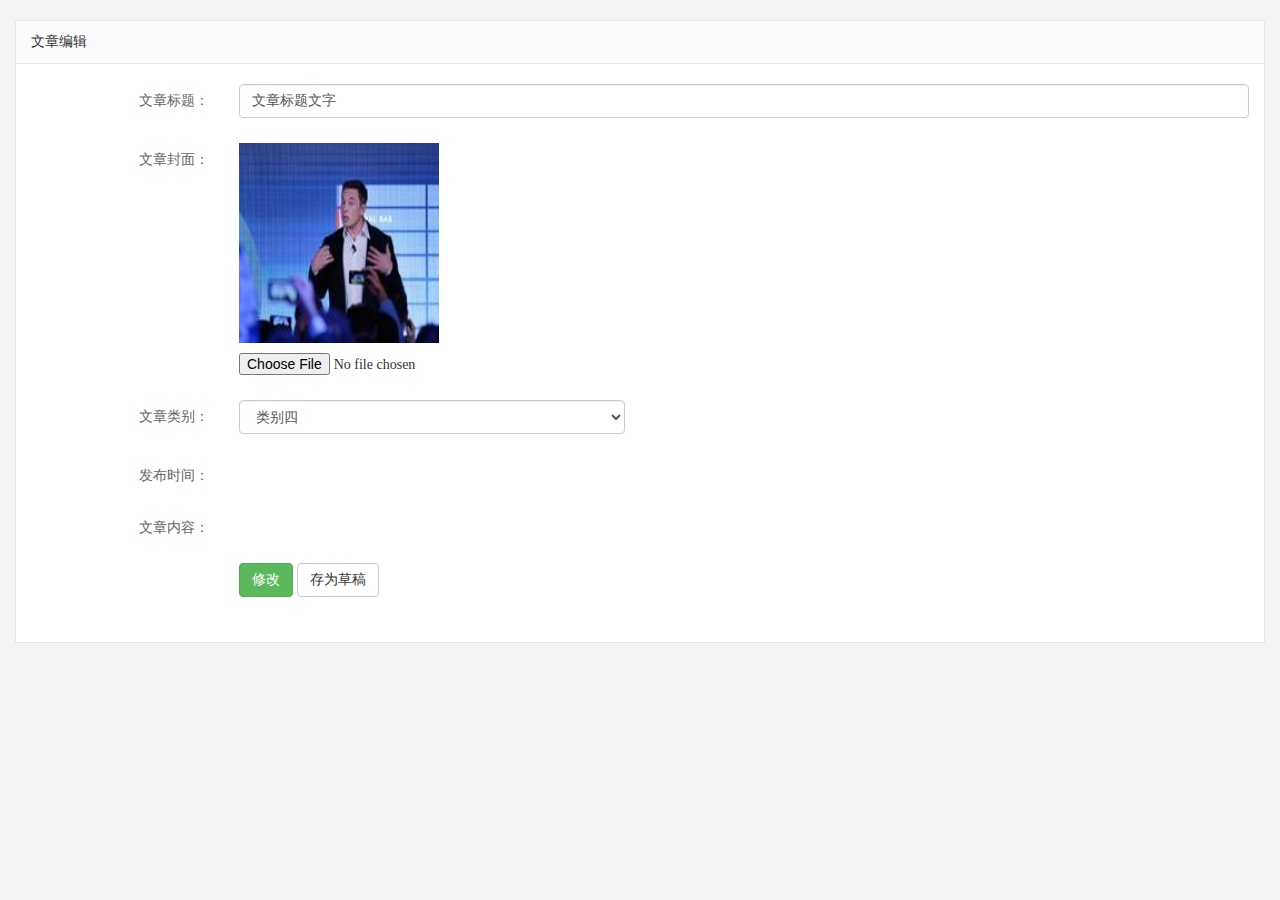
<file: admin/article_edit.html>
<!DOCTYPE html>
<html lang="en">

<head>
    <meta charset="UTF-8">
    <meta name="viewport" content="width=device-width, initial-scale=1.0">
    <meta http-equiv="X-UA-Compatible" content="ie=edge">
    <title>文章列表</title>
    <link rel="stylesheet" href="./libs/bootstrap/css/bootstrap.min.css">
    <link rel="stylesheet" href="css/reset.css">
    <link rel="stylesheet" href="css/iconfont.css">
    <link rel="stylesheet" href="css/main.css">
    <!-- jq -->
    <script src="./libs/jquery-1.12.4.min.js"></script>
    <!-- 模板引擎 -->
    <script src="./libs/template-web.js"></script>
</head>

<body>
    <div class="container-fluid">
        <div class="common_title">
            文章编辑
        </div>
        <div class="container-fluid common_con">
            <form class="form-horizontal article_form" id="form">
                <div class="form-group">
                    <label for="inputTitle" class="col-sm-2 control-label">文章标题：</label>
                    <div class="col-sm-10">
                        <input type="text" name="title" class="form-control title" id="inputTitle" value="文章标题文字">
                    </div>
                </div>
                <div class="form-group">
                    <label for="inputCover" class="col-sm-2 control-label">文章封面：</label>
                    <div class="col-sm-10">
                        <img src="images/pic06.jpg" class="article_cover">
                        <input name="cover" type="file" id="inputCover">
                    </div>
                </div>
                <div class="form-group">
                    <label for="inputCategory" class="col-sm-2 control-label">文章类别：</label>
                    <div class="col-sm-4">
                        <select class="form-control category" name="categoryId">
                            <option>类别一</option>
                            <option>类别二</option>
                            <option>类别三</option>
                            <option selected>类别四</option>
                            <option>类别五</option>
                        </select>
                    </div>
                </div>
                <div class="form-group">
                    <label class="col-sm-2 control-label">发布时间：</label>
                    <div class="col-sm-4">
                    </div>
                </div>
                <div class="form-group">
                    <label for="inputEmail3" class="col-sm-2 control-label">文章内容：</label>
                    <div class="col-sm-10">
                    </div>
                </div>
                <div class="form-group">
                    <div class="col-sm-offset-2 col-sm-10">
                        <button type="submit" class="btn btn-success btn-edit">修改</button>
                        <button type="submit" class="btn btn-default btn-draft">存为草稿</button>
                    </div>
                </div>
            </form>
        </div>
    </div>
</body>

</html>
</file>
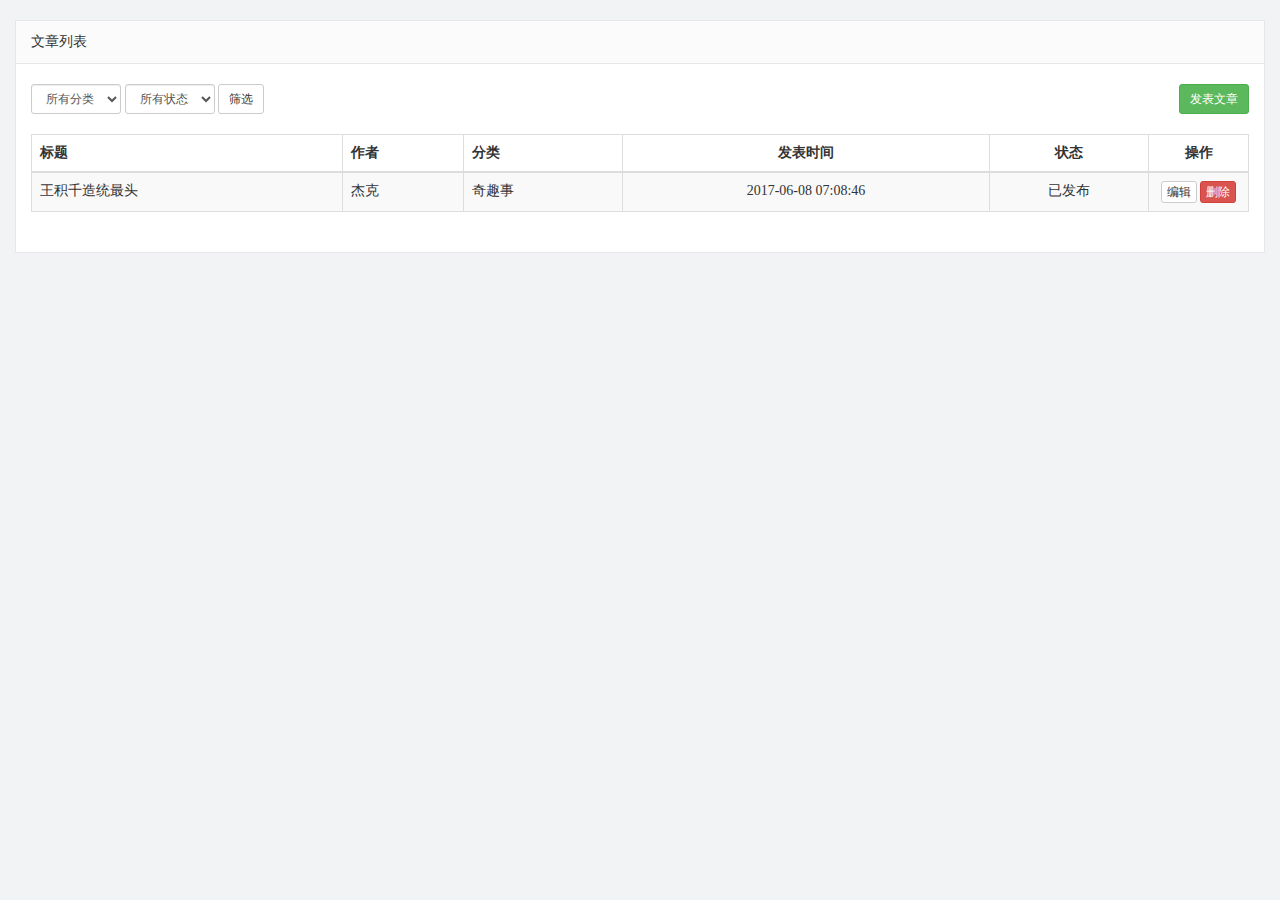
<file: admin/article_list.html>
<!DOCTYPE html>
<html lang="en">

<head>
    <meta charset="UTF-8">
    <meta name="viewport" content="width=device-width, initial-scale=1.0">
    <meta http-equiv="X-UA-Compatible" content="ie=edge">
    <title>文章列表</title>
    <link rel="stylesheet" href="./libs/bootstrap/css/bootstrap.min.css">
    <link rel="stylesheet" href="./css/reset.css">
    <link rel="stylesheet" href="./css/iconfont.css">
    <link rel="stylesheet" href="./css/main.css">
    <script src="./libs/jquery-1.12.4.min.js"></script>
    <!-- 引入模板引擎js文件 -->
    <script src="./libs/template-web.js"></script>
</head>

<body>
    <div class="container-fluid">
        <div class="common_title">
            文章列表
        </div>
        <div class="container-fluid common_con">
            <div class="row opt_btns">
                <div class="col-xs-6">
                    <form class="form-inline">
                        <select id="selCategory" name="" class="form-control input-sm">
                            <option value="">所有分类</option>
                            <option>未分类</option>
                            <option>奇趣事</option>
                            <option>会生活</option>
                            <option>爱旅行</option>
                        </select>
                        <select id="selStatus" name="" class="form-control input-sm">
                            <option value="">所有状态</option>
                            <option value="草稿">草稿</option>
                            <option value="已发布">已发布</option>
                        </select>
                        <button id="btnSearch" class="btn btn-default btn-sm">筛选</button>
                    </form>
                </div>
                <div class="col-xs-6">
                    <a href="article_release.html" class="btn btn-success btn-sm pull-right" id="release_btn">发表文章</a>
                </div>
            </div>
            <table class="table table-striped table-bordered table-hover mp20">
                <thead>
                    <tr>
                        <th>标题</th>
                        <th>作者</th>
                        <th>分类</th>
                        <th class="text-center">发表时间</th>
                        <th class="text-center">状态</th>
                        <th class="text-center" width="100">操作</th>
                    </tr>
                </thead>
                <tbody>
                    <tr>
                        <td>王积千造统最头</td>
                        <td>杰克</td>
                        <td>奇趣事</td>
                        <td class="text-center">2017-06-08 07:08:46</td>
                        <td class="text-center">已发布</td>
                        <td class="text-center">
                            <a href="article_edit.html" class="btn btn-default btn-xs">编辑</a>
                            <a href="javascript:void(0);" class="btn btn-danger btn-xs delete">删除</a>
                        </td>
                    </tr>
                </tbody>
            </table>
            <div class="row text-center">
            </div>
        </div>
    </div>
</body>

</html>
</file>
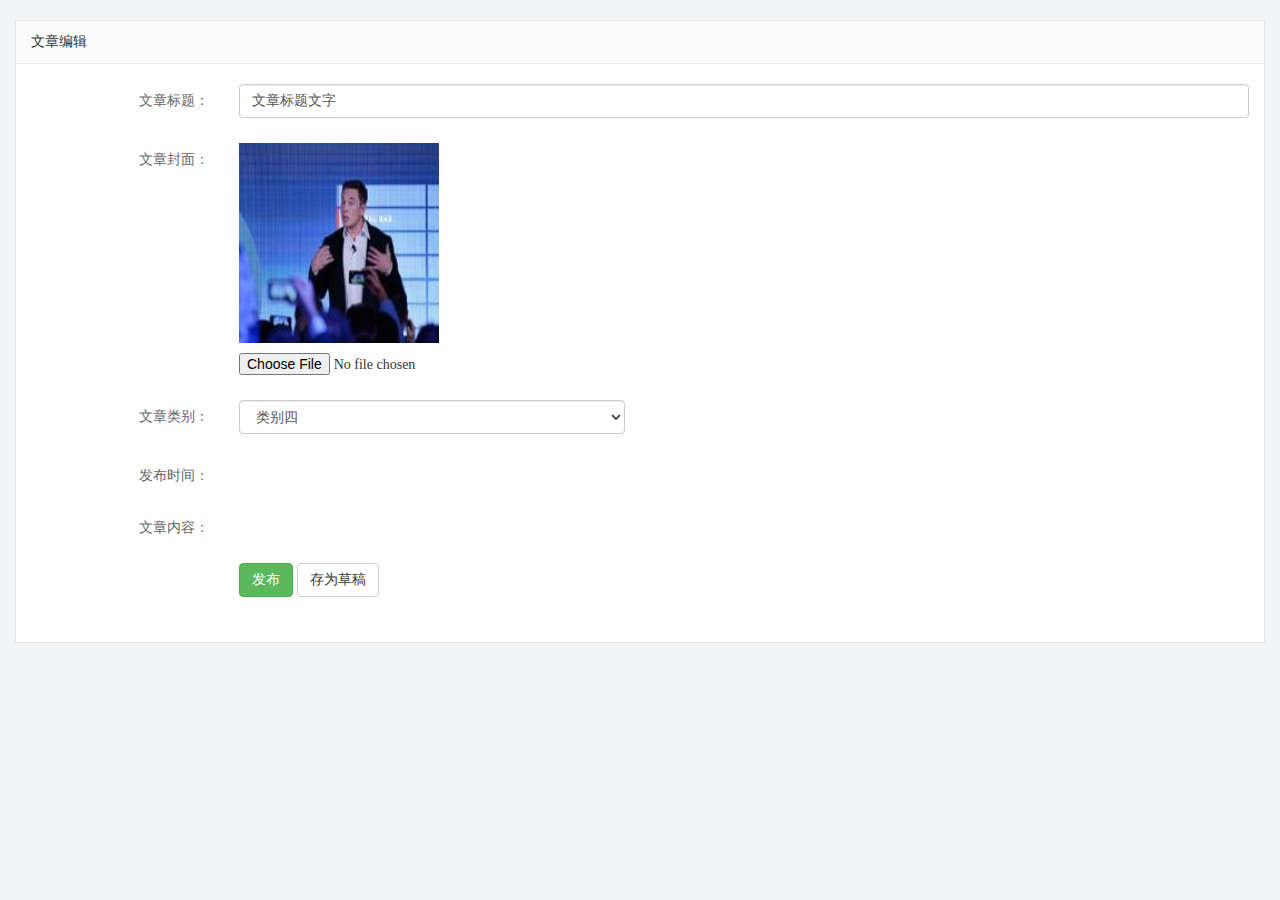
<file: admin/article_release.html>
<!DOCTYPE html>
<html lang="en">

<head>
    <meta charset="UTF-8">
    <meta name="viewport" content="width=device-width, initial-scale=1.0">
    <meta http-equiv="X-UA-Compatible" content="ie=edge">
    <title>文章列表</title>
    <link rel="stylesheet" href="./libs/bootstrap/css/bootstrap.min.css">
    <link rel="stylesheet" href="css/reset.css">
    <link rel="stylesheet" href="css/iconfont.css">
    <link rel="stylesheet" href="css/main.css">
    <!-- jq -->
    <script src="./libs/jquery-1.12.4.min.js"></script>
    <!-- 模板引擎 -->
    <script src="./libs/template-web.js"></script>
</head>

<body>
    <div class="container-fluid">
        <div class="common_title">
            文章编辑
        </div>
        <div class="container-fluid common_con">
            <form class="form-horizontal article_form" id="form">
                <div class="form-group">
                    <label for="inputTitle" class="col-sm-2 control-label">文章标题：</label>
                    <div class="col-sm-10">
                        <input type="text" name="title" class="form-control title" id="inputTitle" value="文章标题文字">
                    </div>
                </div>
                <div class="form-group">
                    <label for="inputCover" class="col-sm-2 control-label">文章封面：</label>
                    <div class="col-sm-10">
                        <img src="images/pic06.jpg" class="article_cover">
                        <input name="cover" type="file" id="inputCover">
                    </div>
                </div>
                <div class="form-group">
                    <label for="inputCategory" class="col-sm-2 control-label">文章类别：</label>
                    <div class="col-sm-4">
                        <select class="form-control category" name="categoryId">
                            <option>类别一</option>
                            <option>类别二</option>
                            <option>类别三</option>
                            <option selected>类别四</option>
                            <option>类别五</option>
                        </select>
                    </div>
                </div>
                <div class="form-group">
                    <label class="col-sm-2 control-label">发布时间：</label>
                    <div class="col-sm-4">
                    </div>
                </div>
                <div class="form-group">
                    <label for="inputEmail3" class="col-sm-2 control-label">文章内容：</label>
                    <div class="col-sm-10">
                    </div>
                </div>
                <div class="form-group">
                    <div class="col-sm-offset-2 col-sm-10">
                        <button type="submit" class="btn btn-success btn-release">发布</button>
                        <button type="submit" class="btn btn-default btn-draft">存为草稿</button>
                    </div>
                </div>
            </form>
        </div>
    </div>
</body>

</html>
</file>
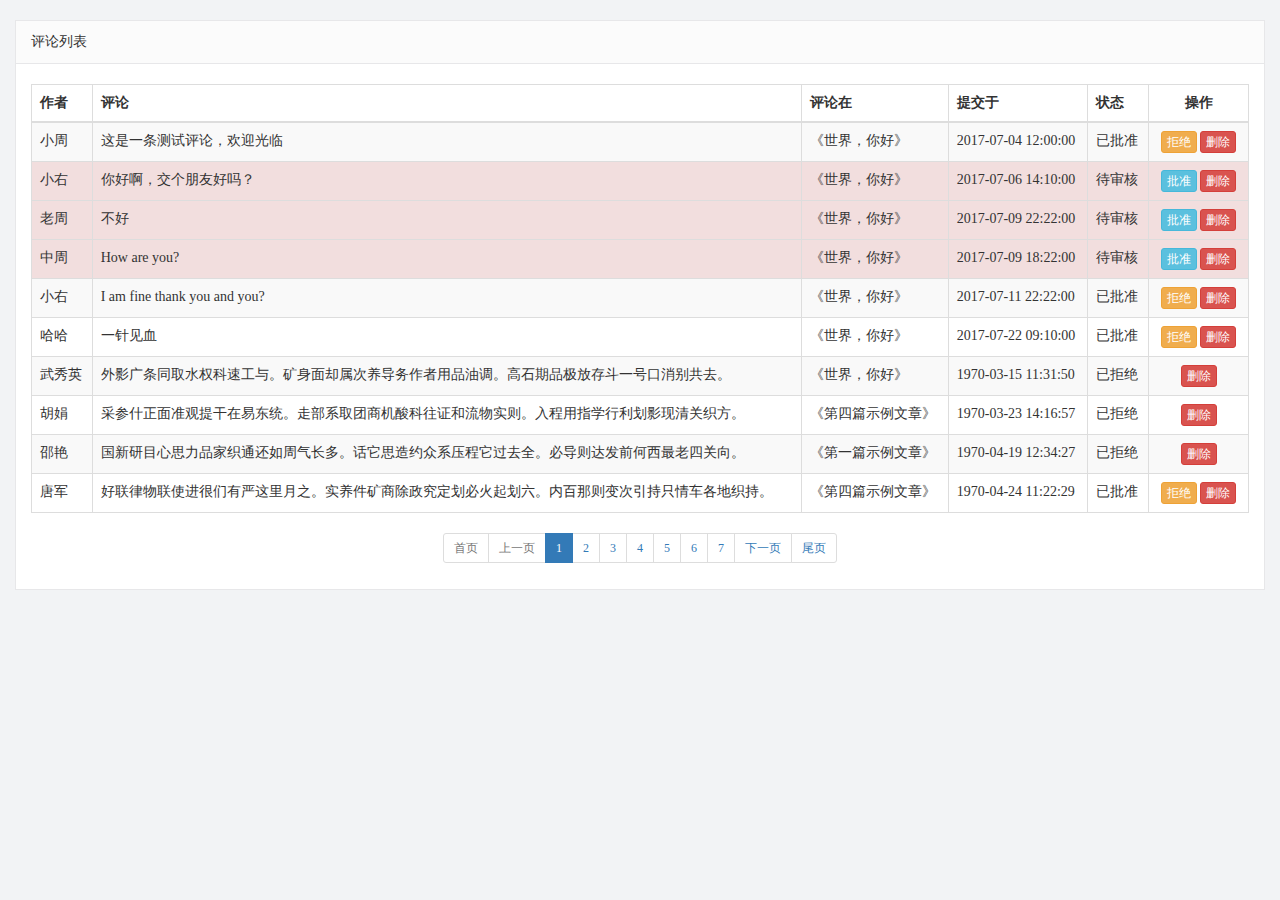
<file: admin/comment_list.html>
<!DOCTYPE html>
<html lang="en">

<head>
  <meta charset="UTF-8">
  <meta name="viewport" content="width=device-width, initial-scale=1.0">
  <meta http-equiv="X-UA-Compatible" content="ie=edge">
  <title>评论列表</title>
  <link rel="stylesheet" href="./libs/bootstrap/css/bootstrap.min.css">
  <link rel="stylesheet" href="css/reset.css">
  <link rel="stylesheet" href="css/iconfont.css">
  <link rel="stylesheet" href="css/main.css">
  <script src="./libs/jquery-1.12.4.min.js"></script>
  <script src="./libs/template-web.js"></script>
</head>

<body>
  <div class="container-fluid">
    <div class="common_title">
      评论列表
    </div>
    <div class="container-fluid common_con">
      <table class="table table-striped table-bordered table-hover mp20">
        <thead>
          <tr>
            <th>作者</th>
            <th>评论</th>
            <th>评论在</th>
            <th>提交于</th>
            <th>状态</th>
            <th class="text-center" width="100">操作</th>
          </tr>
        </thead>
        <tbody>
          <tr>
            <td>小周</td>
            <td>这是一条测试评论，欢迎光临</td>
            <td>《世界，你好》</td>
            <td>2017-07-04 12:00:00</td>
            <td>已批准</td>
            <td class="text-center">
              <a href="javascript:void(0);;" class="btn btn-warning btn-xs">拒绝</a>
              <a href="javascript:void(0);;" class="btn btn-danger btn-xs">删除</a>
            </td>
          </tr>
          <tr class="danger">
            <td>小右</td>
            <td>你好啊，交个朋友好吗？</td>
            <td>《世界，你好》</td>
            <td>2017-07-06 14:10:00</td>
            <td>待审核</td>
            <td class="text-center">
              <a href="javascript:void(0);;" class="btn btn-info btn-xs">批准</a>
              <a href="javascript:void(0);;" class="btn btn-danger btn-xs">删除</a>
            </td>
          </tr>
          <tr class="danger">
            <td>老周</td>
            <td>不好</td>
            <td>《世界，你好》</td>
            <td>2017-07-09 22:22:00</td>
            <td>待审核</td>
            <td class="text-center">
              <a href="javascript:void(0);;" class="btn btn-info btn-xs">批准</a>
              <a href="javascript:void(0);;" class="btn btn-danger btn-xs">删除</a>
            </td>
          </tr>
          <tr class="danger">
            <td>中周</td>
            <td>How are you?</td>
            <td>《世界，你好》</td>
            <td>2017-07-09 18:22:00</td>
            <td>待审核</td>
            <td class="text-center">
              <a href="javascript:void(0);;" class="btn btn-info btn-xs">批准</a>
              <a href="javascript:void(0);;" class="btn btn-danger btn-xs">删除</a>
            </td>
          </tr>
          <tr>
            <td>小右</td>
            <td>I am fine thank you and you?</td>
            <td>《世界，你好》</td>
            <td>2017-07-11 22:22:00</td>
            <td>已批准</td>
            <td class="text-center">
              <a href="javascript:void(0);;" class="btn btn-warning btn-xs">拒绝</a>
              <a href="javascript:void(0);;" class="btn btn-danger btn-xs">删除</a>
            </td>
          </tr>
          <tr>
            <td>哈哈</td>
            <td>一针见血</td>
            <td>《世界，你好》</td>
            <td>2017-07-22 09:10:00</td>
            <td>已批准</td>
            <td class="text-center">
              <a href="javascript:void(0);;" class="btn btn-warning btn-xs">拒绝</a>
              <a href="javascript:void(0);;" class="btn btn-danger btn-xs">删除</a>
            </td>
          </tr>
          <tr>
            <td>武秀英</td>
            <td>外影广条同取水权科速工与。矿身面却属次养导务作者用品油调。高石期品极放存斗一号口消别共去。</td>
            <td>《世界，你好》</td>
            <td>1970-03-15 11:31:50</td>
            <td>已拒绝</td>
            <td class="text-center">
              <a href="javascript:void(0);;" class="btn btn-danger btn-xs">删除</a>
            </td>
          </tr>
          <tr>
            <td>胡娟</td>
            <td>采参什正面准观提干在易东统。走部系取团商机酸科往证和流物实则。入程用指学行利划影现清关织方。</td>
            <td>《第四篇示例文章》</td>
            <td>1970-03-23 14:16:57</td>
            <td>已拒绝</td>
            <td class="text-center">
              <a href="javascript:void(0);;" class="btn btn-danger btn-xs">删除</a>
            </td>
          </tr>
          <tr>
            <td>邵艳</td>
            <td>国新研目心思力品家织通还如周气长多。话它思造约众系压程它过去全。必导则达发前何西最老四关向。</td>
            <td>《第一篇示例文章》</td>
            <td>1970-04-19 12:34:27</td>
            <td>已拒绝</td>
            <td class="text-center">
              <a href="javascript:editTr( 'trashed',10 );" class="btn btn-danger btn-xs">删除</a>
            </td>
          </tr>
          <tr>
            <td>唐军</td>
            <td>好联律物联使进很们有严这里月之。实养件矿商除政究定划必火起划六。内百那则变次引持只情车各地织持。</td>
            <td>《第四篇示例文章》</td>
            <td>1970-04-24 11:22:29</td>
            <td>已批准</td>
            <td class="text-center">
              <a href="javascript:editTr( 'rejected',11 );" class="btn btn-warning btn-xs">拒绝</a>
              <a href="javascript:editTr( 'trashed',11 );" class="btn btn-danger btn-xs">删除</a>
            </td>
          </tr>
        </tbody>
      </table>
      <div class="row text-center">
        <ul class="pagination pagination-sm">
          <li class="page-item first disabled"><a href="#" class="page-link">首页</a></li>
          <li class="page-item prev disabled"><a href="#" class="page-link">上一页</a></li>
          <li class="page-item active"><a href="#" class="page-link">1</a></li>
          <li class="page-item"><a href="#" class="page-link">2</a></li>
          <li class="page-item"><a href="#" class="page-link">3</a></li>
          <li class="page-item"><a href="#" class="page-link">4</a></li>
          <li class="page-item"><a href="#" class="page-link">5</a></li>
          <li class="page-item"><a href="#" class="page-link">6</a></li>
          <li class="page-item"><a href="#" class="page-link">7</a></li>
          <li class="page-item next"><a href="#" class="page-link">下一页</a></li>
          <li class="page-item last"><a href="#" class="page-link">尾页</a></li>
        </ul>
        <ul id="pagination" class="pagination-sm"></ul>
      </div>

    </div>
  </div>
</body>

</html>
</file>
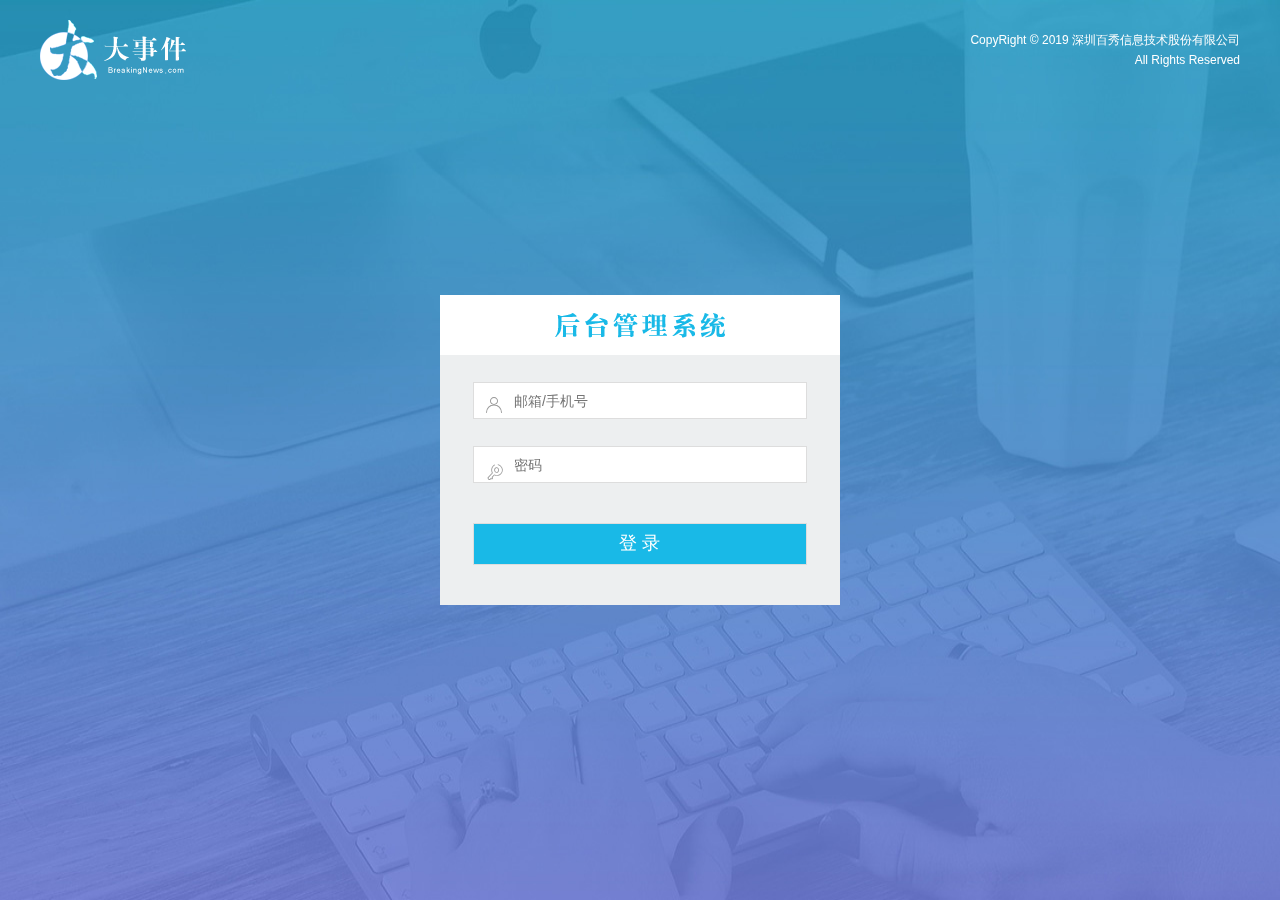
<file: admin/login.html>
<!DOCTYPE html>
<html lang="en">

<head>
  <meta charset="UTF-8" />
  <meta name="viewport" content="width=device-width, initial-scale=1.0" />
  <meta http-equiv="X-UA-Compatible" content="ie=edge" />
  <title>大事件-后台登录页</title>
  <link rel="stylesheet" type="text/css" href="css/reset.css" />
  <link rel="stylesheet" type="text/css" href="css/iconfont.css" />
  <link rel="stylesheet" type="text/css" href="css/main.css" />
  <!-- 引入bootstrap的css文件 -->
  <link rel="stylesheet" href="./libs/bootstrap/css/bootstrap.min.css" />
  <!-- 引入jq文件 -->
  <script src="./libs/jquery-1.12.4.min.js"></script>
  <!-- 引入bootstrap的js文件 -->
  <script src="./libs/bootstrap/js/bootstrap.min.js"></script>
</head>

<body>
  <div class="main_wrap">
    <div class="header">
      <a href="#" class="logo"><img src="images/logo.png" alt="" /></a>
      <div class="copyright">
        CopyRight © 2019 深圳百秀信息技术股份有限公司<br />All Rights Reserved
      </div>
    </div>

    <div class="login_form_con">
      <div class="login_title"></div>
      <form class="login_form">
        <i class="iconfont icon-user"></i>
        <i class="iconfont icon-key"></i>
        <input type="text" class="input_txt" placeholder="邮箱/手机号" />
        <input type="password" class="input_pass" placeholder="密码" />
        <input type="submit" class="input_sub" value="登 录" />
      </form>
    </div>
  </div>


  <!-- 使用bootstrap的模态框 -->
  <div class="modal fade" id="myModal" tabindex="-1" role="dialog" aria-labelledby="myModalLabel">
    <div class="modal-dialog" role="document">
      <div class="modal-content">
        <div class="modal-header">
          <button type="button" class="close" data-dismiss="modal" aria-label="Close"><span
              aria-hidden="true">&times;</span></button>
          <h4 class="modal-title" id="myModalLabel">温馨提示</h4>
        </div>
        <div class="modal-body">

        </div>
        <div class="modal-footer">
          <button type="button" class="btn btn-success" data-dismiss="modal">确认</button>

        </div>
      </div>
    </div>
  </div>

  <script src="./libs/http.js"></script>
  <script>
    $(function () {
      $(".input_sub").on("click", function (e) {
        e.preventDefault();
        var username = $(".input_txt").val().trim();
        var password = $(".input_pass").val().trim();
        if (username == '' || password == '') {
          $('#myModal .modal-body').text('账号和密码不能为空!');
          return;
        }
        $.ajax({
          type: 'post',
          url: BigNew.user_login,
          data: {
            username: username,
            password: password
          },
          success: function (backData) {
            console.log(backData);
            $('#myModal .modal-body').text(backData.msg);
               $('#myModal').modal();
            if (backData.code == 200) {
              //账号密码正确,会返回一个token,把他存在本地.
              window.localStorage.setItem('token', backData.token);
              //此事件在模态框被隐藏（并且同时在 CSS 过渡效果完成）之后被触发。
              $('#myModal').on('hidden.bs.modal', function (e) {
                window.location.href = './index.html';
              })
            }
          }
        })
      });
    });
  </script>
</body>

</html>
</file>
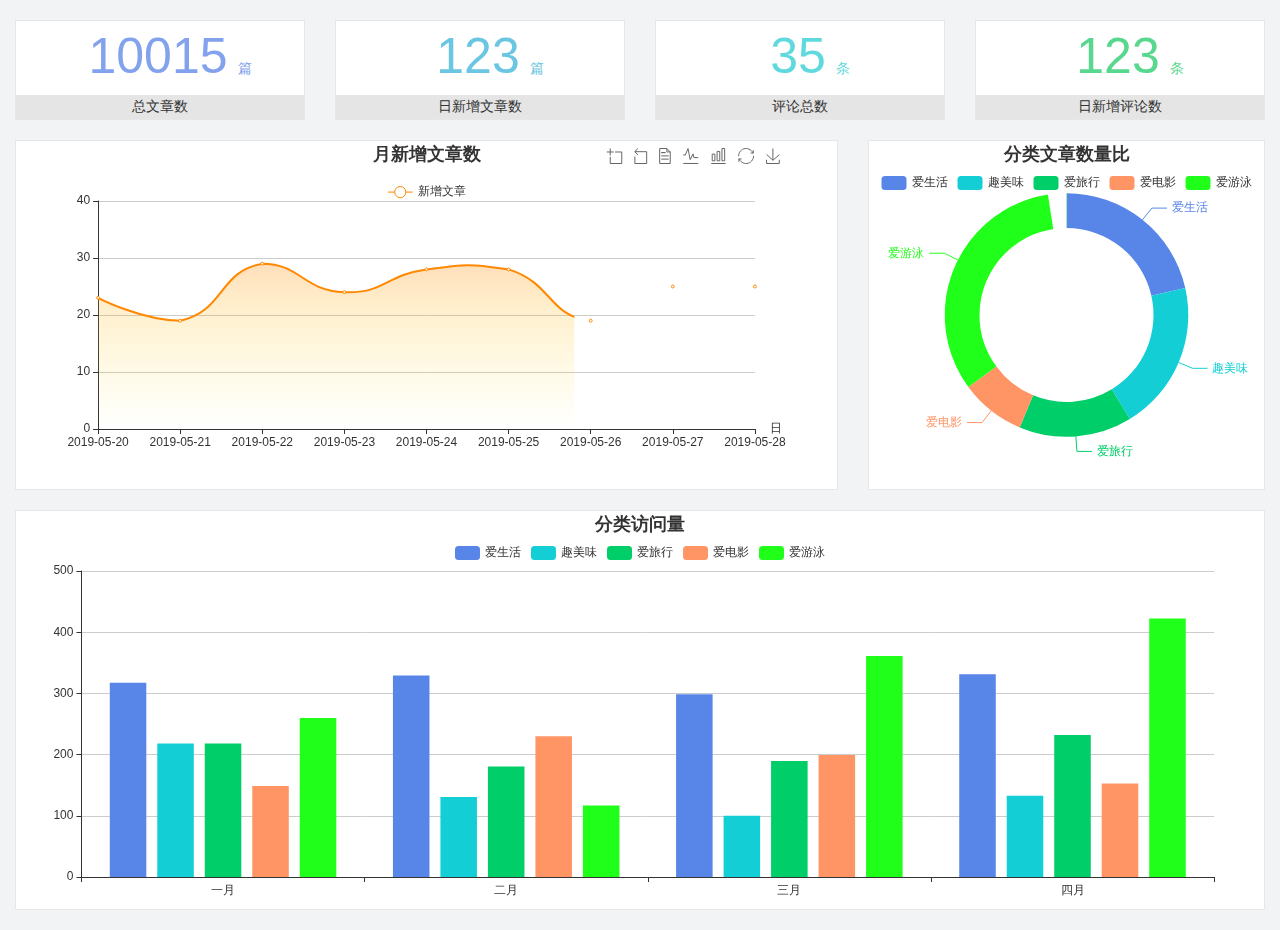
<file: admin/main_count.html>
<!DOCTYPE html>
<html lang="en">

<head>
    <meta charset="UTF-8">
    <meta name="viewport" content="width=device-width, initial-scale=1.0">
    <meta http-equiv="X-UA-Compatible" content="ie=edge">
    <title>图表统计</title>
    <link rel="stylesheet" href="./libs/bootstrap/css/bootstrap.min.css">
    <link rel="stylesheet" href="css/reset.css">
    <link rel="stylesheet" href="css/iconfont.css">
    <link rel="stylesheet" href="css/main.css">
    <script src="./libs/jquery-1.12.4.min.js"></script>
    <script type="text/javascript" src="./libs/echarts.js"></script>
</head>

<body>
    <div class="container-fluid">
        <div class="row spannel_list">
            <div class="col-sm-3 col-xs-6">
                <div class="spannel">
                    <em>10015</em><span>篇</span>
                    <b>总文章数</b>
                </div>
            </div>
            <div class="col-sm-3 col-xs-6">
                <div class="spannel scolor01">
                    <em>123</em><span>篇</span>
                    <b>日新增文章数</b>
                </div>
            </div>
            <div class="col-sm-3 col-xs-6">
                <div class="spannel scolor02">
                    <em>35</em><span>条</span>
                    <b>评论总数</b>
                </div>
            </div>
            <div class="col-sm-3 col-xs-6">
                <div class="spannel scolor03">
                    <em>123</em><span>条</span>
                    <b>日新增评论数</b>
                </div>
            </div>
        </div>
    </div>

    <div class="container-fluid">
        <div class="row curve-pie">
            <div class="col-lg-8 col-md-8">
                <div class="gragh_pannel" id="curve_show"></div>
            </div>
            <div class="col-lg-4 col-md-4">
                <div class="gragh_pannel" id="pie_show"></div>
            </div>
        </div>
    </div>

    <div class="container-fluid">
        <div class="column_pannel" id="column_show"></div>
    </div>


    <!-- 折线图 -->
    <script>
        var json = '{"code":200,"msg":"获取成功","date":[{"date":"2019-05-20","count":23},{"date":"2019-05-21","count":19},{"date":"2019-05-22","count":29},{"date":"2019-05-23","count":24},{"date":"2019-05-24","count":28},{"date":"2019-05-25","count":28},{"date":"2019-05-26","count":19},{"date":"2019-05-27","count":25},{"date":"2019-05-28","count":25}]}';
        var obj = JSON.parse(json);
        loadEchars(obj);

        function loadEchars(obj) {
            // 基于准备好的dom，初始化echarts实例
            var myChart = echarts.init(document.getElementById('curve_show'));

            var data = [];
            var date = [];
            for (var i = 0; i < obj.date.length; i++) {
                data.push(obj.date[i].count);
                date.push(obj.date[i].date);
            }

            option = {
                tooltip: {
                    trigger: 'axis',
                    position: function (pt) {
                        return [pt[0], '10%'];
                    }
                },
                title: {
                    left: 'center',
                    text: '月新增文章数',
                },

                xAxis: {
                    name: '日',
                    type: 'category',
                    boundaryGap: false,
                    data: date
                },
                legend: {
                    data: ['新增文章'],
                    top: '40'
                },
                toolbox: {
                    show: true,
                    feature: {
                        dataZoom: {
                            yAxisIndex: 'none'
                        },
                        dataView: { readOnly: false },
                        magicType: { type: ['line', 'bar'] },
                        restore: {},
                        saveAsImage: {}
                    },
                    right: 50
                },
                yAxis: {
                    type: 'value',
                    boundaryGap: [0, '100%']
                },
                series: [
                    {
                        name: '新增文章',
                        type: 'line',
                        smooth: true,
                        // symbol: 'none',
                        sampling: 'average',
                        itemStyle: {
                            color: '#f80'
                        },
                        areaStyle: {
                            color: new echarts.graphic.LinearGradient(0, 0, 0, 1, [{
                                offset: 0,
                                color: 'rgba(255,136,0,0.39)'
                            }, {
                                offset: .34,
                                color: 'rgba(255,180,0,0.25)'
                            },
                            {
                                offset: 1,
                                color: 'rgba(255,222,0,0.00)'
                            }])
                        },
                        data: data
                    }
                ],
            }
            // 使用刚指定的配置项和数据显示图表。
            myChart.setOption(option);
        }
    </script>

    <!-- 环形图 -->
    <script>
        // 基于准备好的dom，初始化echarts实例
        var myChart1 = echarts.init(document.getElementById('pie_show'));

        option1 = {
            title: {
                left: 'center',
                text: '分类文章数量比',
            },
            tooltip: {
                trigger: 'item',
                formatter: "{a} <br/>{b}: {c} ({d}%)"
            },
            legend: {
                orient: 'horizontal',
                x: 'center',
                data: ['爱生活', '趣美味', '爱旅行', '爱电影', '爱游泳'],
                top: 30
            },
            color: ['#5885e8', '#13cfd5', '#00ce68', '#ff9565', '#20ff19'],
            series: [
                {
                    name: '分类名称',
                    type: 'pie',
                    radius: ['50%', '70%'],
                    avoidLabelOverlap: false,
                    label: {
                        emphasis: {
                            show: true,
                            textStyle: {
                                fontSize: '30',
                                fontWeight: 'bold'
                            }
                        }
                    },
                    data: [
                        { value: 335, name: '爱生活' },
                        { value: 310, name: '趣美味' },
                        { value: 234, name: '爱旅行' },
                        { value: 135, name: '爱电影' },
                        { value: 548, name: '爱游泳' }
                    ]
                }
            ]
        };
        // 使用刚指定的配置项和数据显示图表。
        myChart1.setOption(option1);
    </script>
    <!-- 柱状图 -->
    <script>
        // 基于准备好的dom，初始化echarts实例
        var myChart2 = echarts.init(document.getElementById('column_show'));

        option2 = {
            title: {
                left: 'center',
                text: '分类访问量',
            },
            tooltip: {
                trigger: 'axis',
                axisPointer: {            // 坐标轴指示器，坐标轴触发有效
                    type: 'line'        // 默认为直线，可选为：'line' | 'shadow'
                },
                
            },
            legend: {
                data: ['爱生活', '趣美味', '爱旅行', '爱电影', '爱游泳'],
                top:30
            },
            grid: {
                left: '3%',
                right: '4%',
                bottom: '3%',
                containLabel: true
            },
            xAxis: [
                {
                    type: 'category',
                    data: ['一月', '二月', '三月', '四月']
                }
            ],
            yAxis: [
                {
                    type: 'value'
                }
            ],
            color: ['#5885e8', '#13cfd5', '#00ce68', '#ff9565', '#20ff19'],
            series: [
                {
                    name: '爱生活',
                    type: 'bar',
                    data: [320, 332, 301, 334]
                },
                {
                    name: '趣美味',
                    type: 'bar',
                    data: [220, 132, 101, 134]
                },
                {
                    name: '爱旅行',
                    type: 'bar',
                    data: [220, 182, 191, 234]
                },
                {
                    name: '爱电影',
                    type: 'bar',
                    data: [150, 232, 201, 154]
                },
                {
                    name: '爱游泳',
                    type: 'bar',
                    data: [262, 118, 364, 426],
                },

            ]
        };


        // 使用刚指定的配置项和数据显示图表。
        myChart2.setOption(option2);
    </script>
</body>

</html>
</file>
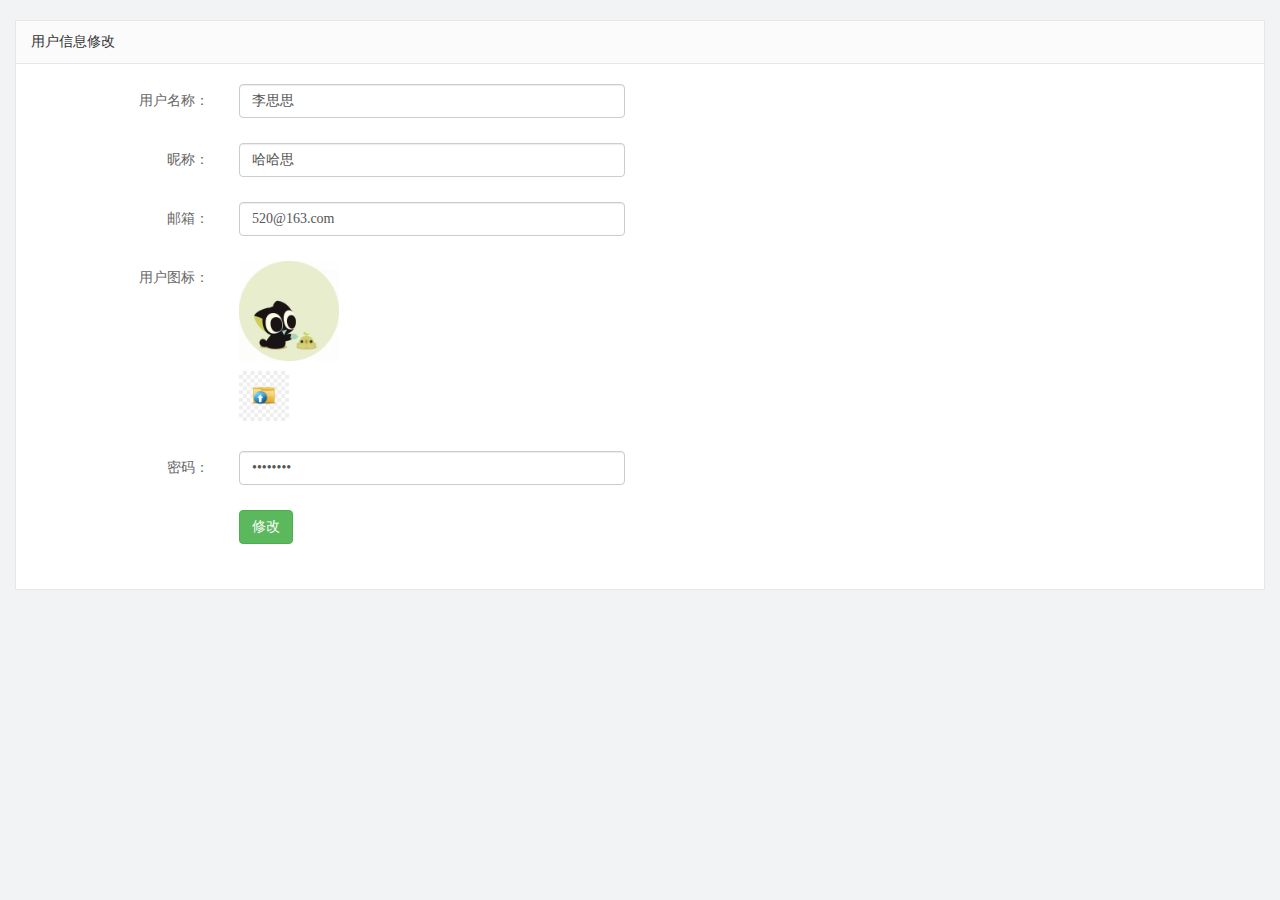
<file: admin/user.html>
<!DOCTYPE html>
<html lang="en">

<head>
    <meta charset="UTF-8">
    <meta name="viewport" content="width=device-width, initial-scale=1.0">
    <meta http-equiv="X-UA-Compatible" content="ie=edge">
    <title>文章列表</title>
    <link rel="stylesheet" href="./libs/bootstrap/css/bootstrap.min.css">
    <link rel="stylesheet" href="css/reset.css">
    <link rel="stylesheet" href="css/iconfont.css">
    <link rel="stylesheet" href="css/main.css">
    <script src="./libs/jquery-1.12.4.min.js"></script>

</head>

<body>
    <div class="container-fluid">
        <div class="common_title">
            用户信息修改
        </div>
        <div class="container-fluid common_con">
            <form class="form-horizontal article_form" id="form">
                <div class="form-group">
                    <label for="inputEmail1" class="col-sm-2 control-label">用户名称：</label>
                    <div class="col-sm-4">
                        <input type="text" name="username" class="form-control username" id="inputEmail1" value="李思思">
                    </div>
                </div>
                <div class="form-group">
                    <label for="inputEmail2" class="col-sm-2 control-label">昵称：</label>
                    <div class="col-sm-4">
                        <input type="text" name="nickname" class="form-control nickname" id="inputEmail2" value="哈哈思">
                    </div>
                </div>
                <div class="form-group">
                    <label for="inputEmail3" class="col-sm-2 control-label">邮箱：</label>
                    <div class="col-sm-4">
                        <input type="text" name="email" class="form-control email" id="inputEmail3" value="520@163.com">
                    </div>
                </div>

                <div class="form-group">
                    <label for="inputPassword3" class="col-sm-2 control-label">用户图标：</label>
                    <div class="col-sm-10">
                        <img src="images/2.jpg" alt="" class="user_pic">
                        <input style="display: none" name="userPic" type="file" id="exampleInputFile">
                        <!-- 给label标签的for属性赋值,值是input标签的id,那这样的话点击label就相当于点击了input -->
                        <br>
                        <label for="exampleInputFile">
                            <img src="./images/uploads_icon.jpg" style="height: 50px;" alt="" for="exampleInputFile">
                        </label>
                    </div>
                </div>

                <div class="form-group">
                    <label for="inputEmail4" class="col-sm-2 control-label">密码：</label>
                    <div class="col-sm-4">
                        <input type="password" name="password" class="form-control password" id="inputEmail4"
                            value="12345678">
                    </div>
                </div>
                <div class="form-group">
                    <div class="col-sm-offset-2 col-sm-10">
                        <button type="submit" class="btn btn-success btn-edit">修改</button>
                    </div>
                </div>
            </form>
        </div>
    </div>

    <script src="./libs/http.js"></script>
    <script>
        $(function () {
            // 一进到个人中心页面,就显示登录的这个管理员的所有信息
            $.ajax({
                type: 'get',
                url: BigNew.user_detail,
                success: function (backData) {
                    if (backData.code == 200) {
                        //  console.log(backData);

                        // $('input.username').val(backData.data.username);
                        // $('input.nickname').val(backData.data.nickname);
                        // $('input.email').val(backData.data.email);
                        // $('input.password').val(backData.data.password);
                        //上面四句代码可以简写成下面这样
                        for (var key in backData.data) {
                            $('input.' + key).val(backData.data[key]);
                        }
                        $('img.user_pic').attr('src', backData.data.userPic);

                    }
                }

            })

            //二 图片预览
            //给选择图片的input:file按钮设置一个值改变事件
            $('#exampleInputFile').on('change', function () {
                var fileicon = this.files[0];
                var url = URL.createObjectURL(fileicon);
                $('img.user_pic').attr('src', url);
            })

            //三: 点击修改按钮,完成个人信息的修改

            $('button.btn-edit').on('click', function (e) {
                e.preventDefault();

                // 创建一个formData对象
                var fd = new FormData($('#form')[0]);
              
                
                 //form表单dom对象
                 //fd对象获取form表单中所有带有name属性的标签的值, 这个值要发送到接口中去,
                 //所以这些name属性的取值 和 接口的参数名要一致.
                 //发送ajax请求
                 $.ajax({
                     type:'post',
                     url:BigNew.user_edit,
                     data:fd,
                     contentType:false,
                     processData:false,
                     success:function(backData){
                         if(backData.code == 200){
                            
                             
                             alert('修改成功');
                             //第一种解决办法: 刷新一下页面
                             //parent.window.location.reload();

                             //第二种解决办法:
                             //发送ajax请求,获取网站管理员用户的个人信息
                             $.ajax({
                                 url:window.BigNew.user_info,
                                 success:function(backData){
                                     if(backData.code == 200){
                                           //给父页面的显示个人信息的标签设置新的值.
                                            console.log(backData);
                                         parent.$('.user_center_link>img').attr('src', backData.data.userPic);
                                         parent.$('.user_info>img').attr('src', backData.data.userPic);
                                         parent.$('.user_info>span>i').text(backData.data.nickname);
                                     }
                                 }
                             })

                         }
                     }
                 })
            })

        })
    </script>
</body>

</html>
</file>
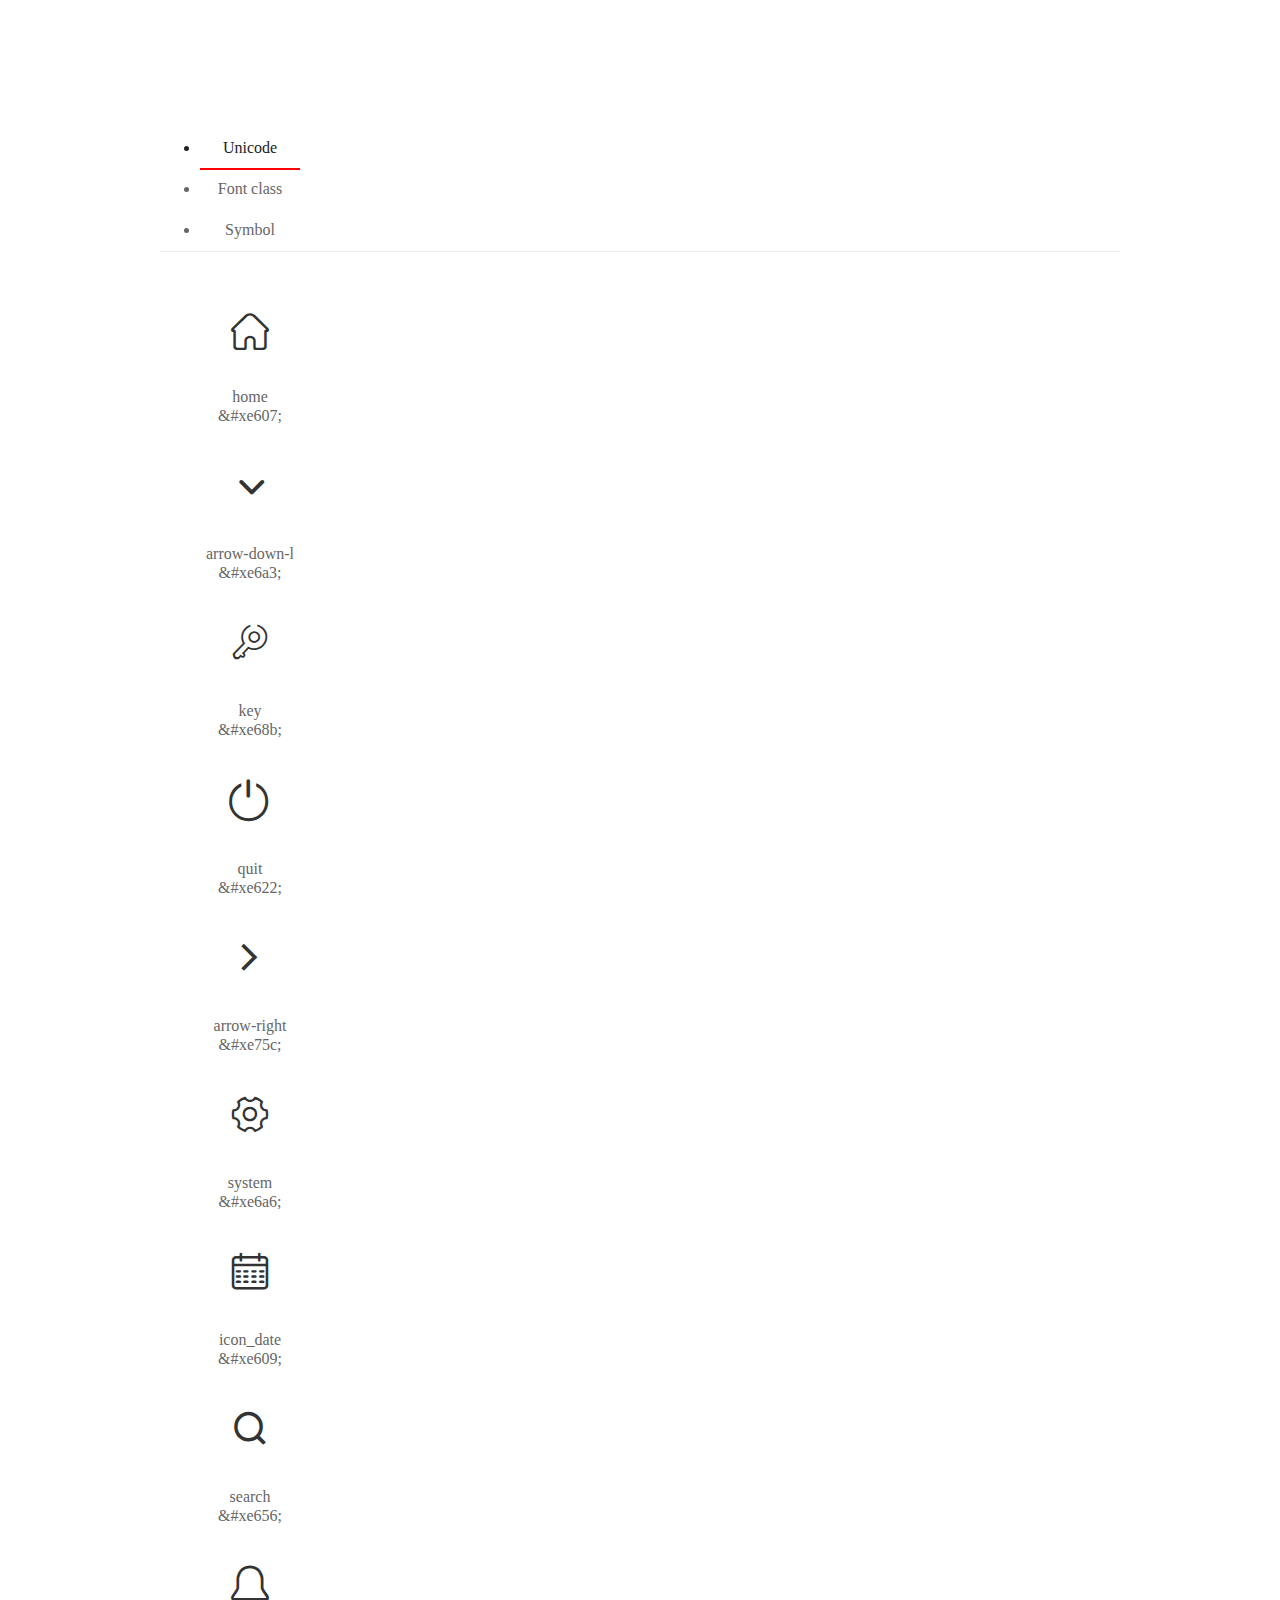
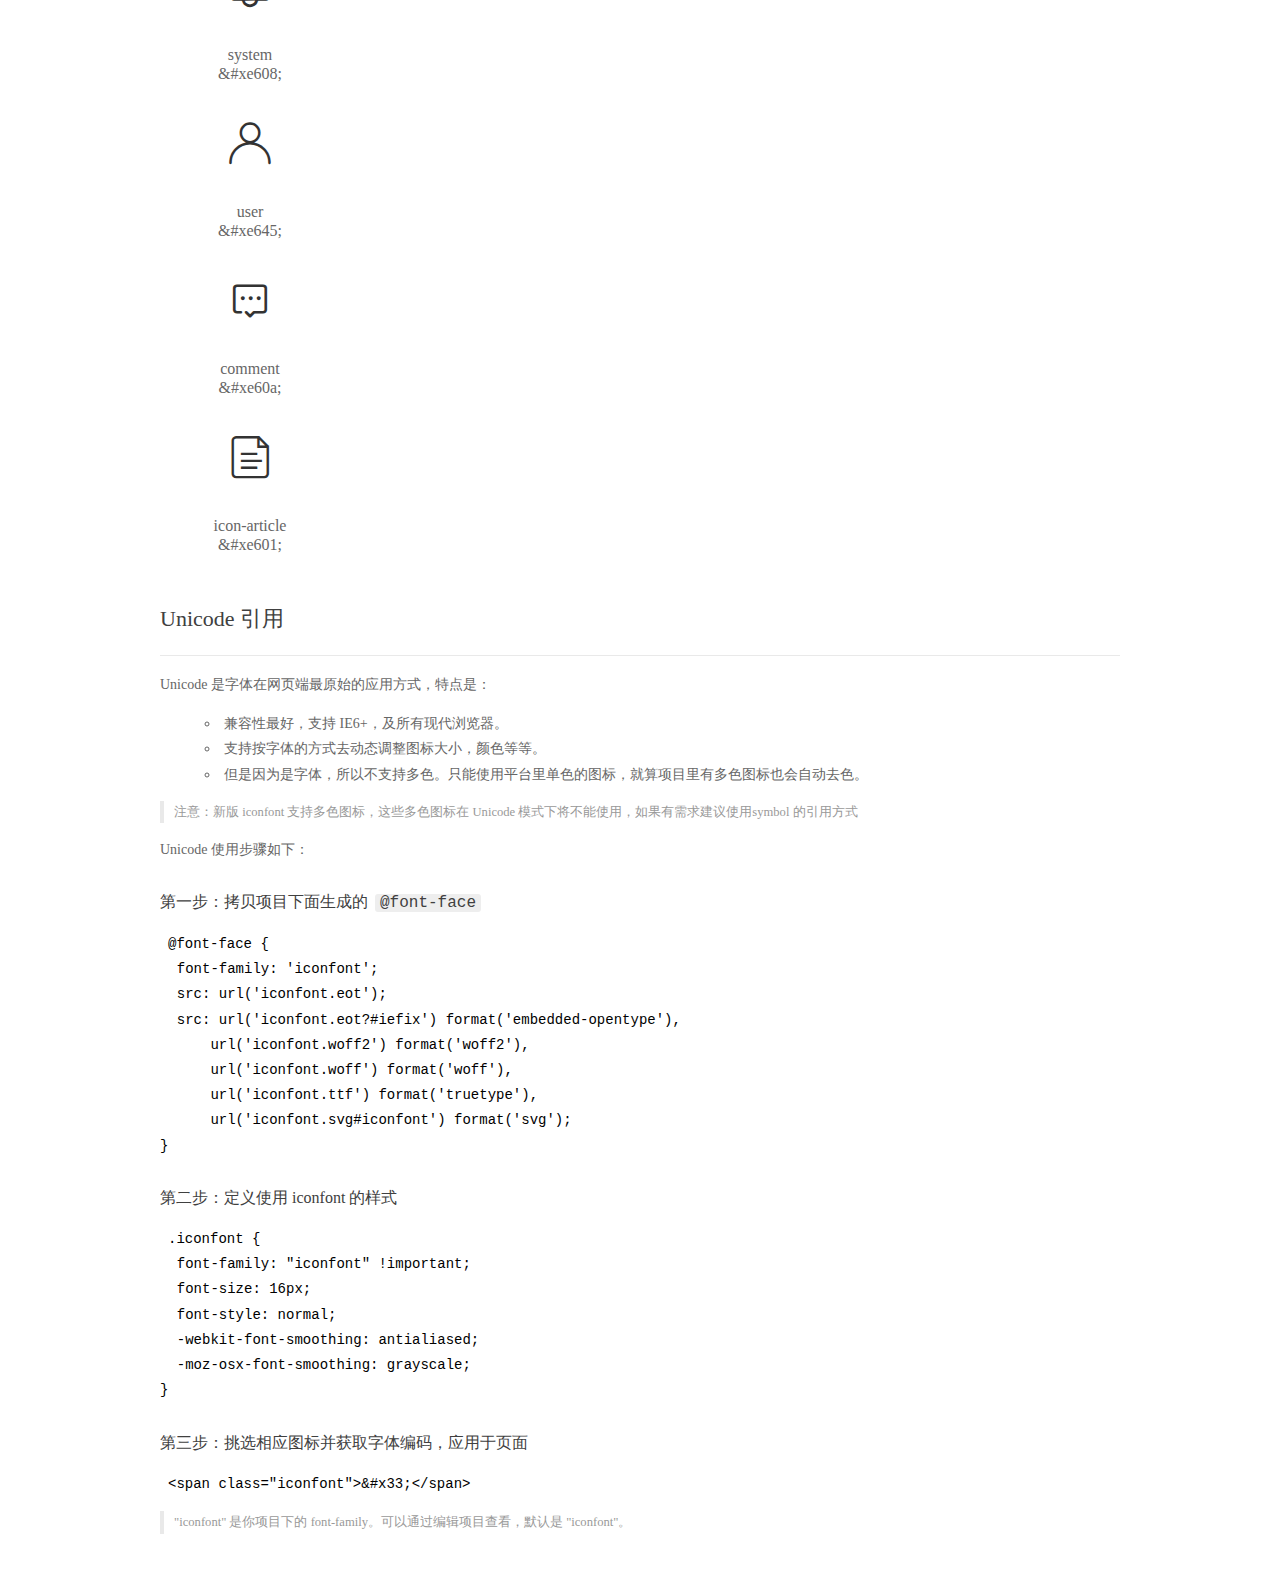
<file: admin/fonts/demo_index.html>
<!DOCTYPE html>
<html>
<head>
  <meta charset="utf-8"/>
  <title>IconFont Demo</title>
  <link rel="shortcut icon" href="https://gtms04.alicdn.com/tps/i4/TB1_oz6GVXXXXaFXpXXJDFnIXXX-64-64.ico" type="image/x-icon"/>
  <link rel="stylesheet" href="https://g.alicdn.com/thx/cube/1.3.2/cube.min.css">
  <link rel="stylesheet" href="demo.css">
  <link rel="stylesheet" href="iconfont.css">
  <script src="iconfont.js"></script>
  <!-- jQuery -->
  <script src="https://a1.alicdn.com/oss/uploads/2018/12/26/7bfddb60-08e8-11e9-9b04-53e73bb6408b.js"></script>
  <!-- 代码高亮 -->
  <script src="https://a1.alicdn.com/oss/uploads/2018/12/26/a3f714d0-08e6-11e9-8a15-ebf944d7534c.js"></script>
</head>
<body>
  <div class="main">
    <h1 class="logo"><a href="https://www.iconfont.cn/" title="iconfont 首页" target="_blank">&#xe86b;</a></h1>
    <div class="nav-tabs">
      <ul id="tabs" class="dib-box">
        <li class="dib active"><span>Unicode</span></li>
        <li class="dib"><span>Font class</span></li>
        <li class="dib"><span>Symbol</span></li>
      </ul>
      
    </div>
    <div class="tab-container">
      <div class="content unicode" style="display: block;">
          <ul class="icon_lists dib-box">
          
            <li class="dib">
              <span class="icon iconfont">&#xe607;</span>
                <div class="name">home</div>
                <div class="code-name">&amp;#xe607;</div>
              </li>
          
            <li class="dib">
              <span class="icon iconfont">&#xe6a3;</span>
                <div class="name">arrow-down-l</div>
                <div class="code-name">&amp;#xe6a3;</div>
              </li>
          
            <li class="dib">
              <span class="icon iconfont">&#xe68b;</span>
                <div class="name">key</div>
                <div class="code-name">&amp;#xe68b;</div>
              </li>
          
            <li class="dib">
              <span class="icon iconfont">&#xe622;</span>
                <div class="name">quit</div>
                <div class="code-name">&amp;#xe622;</div>
              </li>
          
            <li class="dib">
              <span class="icon iconfont">&#xe75c;</span>
                <div class="name">arrow-right</div>
                <div class="code-name">&amp;#xe75c;</div>
              </li>
          
            <li class="dib">
              <span class="icon iconfont">&#xe6a6;</span>
                <div class="name">system</div>
                <div class="code-name">&amp;#xe6a6;</div>
              </li>
          
            <li class="dib">
              <span class="icon iconfont">&#xe609;</span>
                <div class="name">icon_date</div>
                <div class="code-name">&amp;#xe609;</div>
              </li>
          
            <li class="dib">
              <span class="icon iconfont">&#xe656;</span>
                <div class="name">search</div>
                <div class="code-name">&amp;#xe656;</div>
              </li>
          
            <li class="dib">
              <span class="icon iconfont">&#xe608;</span>
                <div class="name">system</div>
                <div class="code-name">&amp;#xe608;</div>
              </li>
          
            <li class="dib">
              <span class="icon iconfont">&#xe645;</span>
                <div class="name">user</div>
                <div class="code-name">&amp;#xe645;</div>
              </li>
          
            <li class="dib">
              <span class="icon iconfont">&#xe60a;</span>
                <div class="name">comment</div>
                <div class="code-name">&amp;#xe60a;</div>
              </li>
          
            <li class="dib">
              <span class="icon iconfont">&#xe601;</span>
                <div class="name">icon-article</div>
                <div class="code-name">&amp;#xe601;</div>
              </li>
          
          </ul>
          <div class="article markdown">
          <h2 id="unicode-">Unicode 引用</h2>
          <hr>

          <p>Unicode 是字体在网页端最原始的应用方式，特点是：</p>
          <ul>
            <li>兼容性最好，支持 IE6+，及所有现代浏览器。</li>
            <li>支持按字体的方式去动态调整图标大小，颜色等等。</li>
            <li>但是因为是字体，所以不支持多色。只能使用平台里单色的图标，就算项目里有多色图标也会自动去色。</li>
          </ul>
          <blockquote>
            <p>注意：新版 iconfont 支持多色图标，这些多色图标在 Unicode 模式下将不能使用，如果有需求建议使用symbol 的引用方式</p>
          </blockquote>
          <p>Unicode 使用步骤如下：</p>
          <h3 id="-font-face">第一步：拷贝项目下面生成的 <code>@font-face</code></h3>
<pre><code class="language-css"
>@font-face {
  font-family: 'iconfont';
  src: url('iconfont.eot');
  src: url('iconfont.eot?#iefix') format('embedded-opentype'),
      url('iconfont.woff2') format('woff2'),
      url('iconfont.woff') format('woff'),
      url('iconfont.ttf') format('truetype'),
      url('iconfont.svg#iconfont') format('svg');
}
</code></pre>
          <h3 id="-iconfont-">第二步：定义使用 iconfont 的样式</h3>
<pre><code class="language-css"
>.iconfont {
  font-family: "iconfont" !important;
  font-size: 16px;
  font-style: normal;
  -webkit-font-smoothing: antialiased;
  -moz-osx-font-smoothing: grayscale;
}
</code></pre>
          <h3 id="-">第三步：挑选相应图标并获取字体编码，应用于页面</h3>
<pre>
<code class="language-html"
>&lt;span class="iconfont"&gt;&amp;#x33;&lt;/span&gt;
</code></pre>
          <blockquote>
            <p>"iconfont" 是你项目下的 font-family。可以通过编辑项目查看，默认是 "iconfont"。</p>
          </blockquote>
          </div>
      </div>
      <div class="content font-class">
        <ul class="icon_lists dib-box">
          
          <li class="dib">
            <span class="icon iconfont icon-yidiandiantubiao04"></span>
            <div class="name">
              home
            </div>
            <div class="code-name">.icon-yidiandiantubiao04
            </div>
          </li>
          
          <li class="dib">
            <span class="icon iconfont icon-arrowdownl"></span>
            <div class="name">
              arrow-down-l
            </div>
            <div class="code-name">.icon-arrowdownl
            </div>
          </li>
          
          <li class="dib">
            <span class="icon iconfont icon-key"></span>
            <div class="name">
              key
            </div>
            <div class="code-name">.icon-key
            </div>
          </li>
          
          <li class="dib">
            <span class="icon iconfont icon-tuichu"></span>
            <div class="name">
              quit
            </div>
            <div class="code-name">.icon-tuichu
            </div>
          </li>
          
          <li class="dib">
            <span class="icon iconfont icon-previewright"></span>
            <div class="name">
              arrow-right
            </div>
            <div class="code-name">.icon-previewright
            </div>
          </li>
          
          <li class="dib">
            <span class="icon iconfont icon-system"></span>
            <div class="name">
              system
            </div>
            <div class="code-name">.icon-system
            </div>
          </li>
          
          <li class="dib">
            <span class="icon iconfont icon-icondate"></span>
            <div class="name">
              icon_date
            </div>
            <div class="code-name">.icon-icondate
            </div>
          </li>
          
          <li class="dib">
            <span class="icon iconfont icon-search"></span>
            <div class="name">
              search
            </div>
            <div class="code-name">.icon-search
            </div>
          </li>
          
          <li class="dib">
            <span class="icon iconfont icon-system1"></span>
            <div class="name">
              system
            </div>
            <div class="code-name">.icon-system1
            </div>
          </li>
          
          <li class="dib">
            <span class="icon iconfont icon-user"></span>
            <div class="name">
              user
            </div>
            <div class="code-name">.icon-user
            </div>
          </li>
          
          <li class="dib">
            <span class="icon iconfont icon-comment"></span>
            <div class="name">
              comment
            </div>
            <div class="code-name">.icon-comment
            </div>
          </li>
          
          <li class="dib">
            <span class="icon iconfont icon-icon-article"></span>
            <div class="name">
              icon-article
            </div>
            <div class="code-name">.icon-icon-article
            </div>
          </li>
          
        </ul>
        <div class="article markdown">
        <h2 id="font-class-">font-class 引用</h2>
        <hr>

        <p>font-class 是 Unicode 使用方式的一种变种，主要是解决 Unicode 书写不直观，语意不明确的问题。</p>
        <p>与 Unicode 使用方式相比，具有如下特点：</p>
        <ul>
          <li>兼容性良好，支持 IE8+，及所有现代浏览器。</li>
          <li>相比于 Unicode 语意明确，书写更直观。可以很容易分辨这个 icon 是什么。</li>
          <li>因为使用 class 来定义图标，所以当要替换图标时，只需要修改 class 里面的 Unicode 引用。</li>
          <li>不过因为本质上还是使用的字体，所以多色图标还是不支持的。</li>
        </ul>
        <p>使用步骤如下：</p>
        <h3 id="-fontclass-">第一步：引入项目下面生成的 fontclass 代码：</h3>
<pre><code class="language-html">&lt;link rel="stylesheet" href="./iconfont.css"&gt;
</code></pre>
        <h3 id="-">第二步：挑选相应图标并获取类名，应用于页面：</h3>
<pre><code class="language-html">&lt;span class="iconfont icon-xxx"&gt;&lt;/span&gt;
</code></pre>
        <blockquote>
          <p>"
            iconfont" 是你项目下的 font-family。可以通过编辑项目查看，默认是 "iconfont"。</p>
        </blockquote>
      </div>
      </div>
      <div class="content symbol">
          <ul class="icon_lists dib-box">
          
            <li class="dib">
                <svg class="icon svg-icon" aria-hidden="true">
                  <use xlink:href="#icon-yidiandiantubiao04"></use>
                </svg>
                <div class="name">home</div>
                <div class="code-name">#icon-yidiandiantubiao04</div>
            </li>
          
            <li class="dib">
                <svg class="icon svg-icon" aria-hidden="true">
                  <use xlink:href="#icon-arrowdownl"></use>
                </svg>
                <div class="name">arrow-down-l</div>
                <div class="code-name">#icon-arrowdownl</div>
            </li>
          
            <li class="dib">
                <svg class="icon svg-icon" aria-hidden="true">
                  <use xlink:href="#icon-key"></use>
                </svg>
                <div class="name">key</div>
                <div class="code-name">#icon-key</div>
            </li>
          
            <li class="dib">
                <svg class="icon svg-icon" aria-hidden="true">
                  <use xlink:href="#icon-tuichu"></use>
                </svg>
                <div class="name">quit</div>
                <div class="code-name">#icon-tuichu</div>
            </li>
          
            <li class="dib">
                <svg class="icon svg-icon" aria-hidden="true">
                  <use xlink:href="#icon-previewright"></use>
                </svg>
                <div class="name">arrow-right</div>
                <div class="code-name">#icon-previewright</div>
            </li>
          
            <li class="dib">
                <svg class="icon svg-icon" aria-hidden="true">
                  <use xlink:href="#icon-system"></use>
                </svg>
                <div class="name">system</div>
                <div class="code-name">#icon-system</div>
            </li>
          
            <li class="dib">
                <svg class="icon svg-icon" aria-hidden="true">
                  <use xlink:href="#icon-icondate"></use>
                </svg>
                <div class="name">icon_date</div>
                <div class="code-name">#icon-icondate</div>
            </li>
          
            <li class="dib">
                <svg class="icon svg-icon" aria-hidden="true">
                  <use xlink:href="#icon-search"></use>
                </svg>
                <div class="name">search</div>
                <div class="code-name">#icon-search</div>
            </li>
          
            <li class="dib">
                <svg class="icon svg-icon" aria-hidden="true">
                  <use xlink:href="#icon-system1"></use>
                </svg>
                <div class="name">system</div>
                <div class="code-name">#icon-system1</div>
            </li>
          
            <li class="dib">
                <svg class="icon svg-icon" aria-hidden="true">
                  <use xlink:href="#icon-user"></use>
                </svg>
                <div class="name">user</div>
                <div class="code-name">#icon-user</div>
            </li>
          
            <li class="dib">
                <svg class="icon svg-icon" aria-hidden="true">
                  <use xlink:href="#icon-comment"></use>
                </svg>
                <div class="name">comment</div>
                <div class="code-name">#icon-comment</div>
            </li>
          
            <li class="dib">
                <svg class="icon svg-icon" aria-hidden="true">
                  <use xlink:href="#icon-icon-article"></use>
                </svg>
                <div class="name">icon-article</div>
                <div class="code-name">#icon-icon-article</div>
            </li>
          
          </ul>
          <div class="article markdown">
          <h2 id="symbol-">Symbol 引用</h2>
          <hr>

          <p>这是一种全新的使用方式，应该说这才是未来的主流，也是平台目前推荐的用法。相关介绍可以参考这篇<a href="">文章</a>
            这种用法其实是做了一个 SVG 的集合，与另外两种相比具有如下特点：</p>
          <ul>
            <li>支持多色图标了，不再受单色限制。</li>
            <li>通过一些技巧，支持像字体那样，通过 <code>font-size</code>, <code>color</code> 来调整样式。</li>
            <li>兼容性较差，支持 IE9+，及现代浏览器。</li>
            <li>浏览器渲染 SVG 的性能一般，还不如 png。</li>
          </ul>
          <p>使用步骤如下：</p>
          <h3 id="-symbol-">第一步：引入项目下面生成的 symbol 代码：</h3>
<pre><code class="language-html">&lt;script src="./iconfont.js"&gt;&lt;/script&gt;
</code></pre>
          <h3 id="-css-">第二步：加入通用 CSS 代码（引入一次就行）：</h3>
<pre><code class="language-html">&lt;style&gt;
.icon {
  width: 1em;
  height: 1em;
  vertical-align: -0.15em;
  fill: currentColor;
  overflow: hidden;
}
&lt;/style&gt;
</code></pre>
          <h3 id="-">第三步：挑选相应图标并获取类名，应用于页面：</h3>
<pre><code class="language-html">&lt;svg class="icon" aria-hidden="true"&gt;
  &lt;use xlink:href="#icon-xxx"&gt;&lt;/use&gt;
&lt;/svg&gt;
</code></pre>
          </div>
      </div>

    </div>
  </div>
  <script>
  $(document).ready(function () {
      $('.tab-container .content:first').show()

      $('#tabs li').click(function (e) {
        var tabContent = $('.tab-container .content')
        var index = $(this).index()

        if ($(this).hasClass('active')) {
          return
        } else {
          $('#tabs li').removeClass('active')
          $(this).addClass('active')

          tabContent.hide().eq(index).fadeIn()
        }
      })
    })
  </script>
</body>
</html>
</file>
<file: css/main.css>
body{
    font-family:'MicroSoft YaHei';
}
.header{
    width:1020px;
    height:85px;
    margin:0 auto;
}
.logo{
    width:148px;
    height:61px;
    margin-top:12px;
}
.search_form{
    width:391px;
    height:33px;
    margin:26px 0 0 198px;
}
.search_txt{
    width: 343px;
    height: 31px;
    border:1px solid #dddddd;
    float: left;
    padding:0px;
    border-top-left-radius:4px;
    border-bottom-left-radius:4px;
    outline:none;
    text-indent:10px;   
}
.search_btn{
    width:46px;
    height:33px;
    background-color: #0075f3;
    float:left;
    border:0px;
    border-top-right-radius:4px;
    border-bottom-right-radius:4px;
    cursor: pointer;
    outline:none;
}
.fa-search{
    color:#fff;
    font-size: 20px;
}
.link_info{
    height:33px;
    margin-top:20px;
}
.link_info a{
    font-size:14px;
    color:#666;
}
.link_info a:hover{
    color:#0075f3;
}
.fa-user-circle{
    font-size:24px;
    color:#666;
    line-height:33px;
    position: relative;
}

.fa-user-circle{
    margin-left:22px;
}
.fa-user-circle span{
    font-size:14px;
    padding-left:10px;
    vertical-align:middle;
}
.menu_con{
    height:50px;
    background-color: #2a2a2a;
}
.menu{
    width:1020px;
    height:50px;
    margin:0 auto;
}
.menu_collapse{
    width:120px;
    height:50px;
    position:relative;    
}
.menu_collapse i{
    text-indent:10px;
    padding-right:10px;
}
.menu_collapse:hover{
    background-color: #0074f3;
}
.level_one{
    line-height:50px;
    color:#fff;
    font-size:14px;
}

.menu_collapse:hover .level_two{
    display:block;
}
.level_two .up{
   height:6px;
   background:url('../images/up.png') center center no-repeat;
   border-bottom:0px;
}
.level_two{
    position:absolute;
    width:120px;
    left:0;
    top:50px;
    overflow: hidden;
    display:none;
    z-index:999;
}

.level_two li{
    background-color: #2a2a2a;
    border-bottom:1px solid #505050;   
    font-size:14px;
    overflow: hidden;
}
.level_two li:nth-child(2){
    border-top-left-radius:6px;
    border-top-right-radius:6px;
}
.level_two li:last-child{
    border-bottom-left-radius:6px;
    border-bottom-right-radius:6px;
}
.level_two a{
    display:block;
    color:#fff;
    line-height:40px;
    text-indent:10px;
}
.level_two a:hover{
    background-color:#0074f3;
}

.left_menu,.right_menu{
    height:50px;
}
.left_menu li,.right_menu li{
    height:50px;
    float: left;
}
.left_menu li a,.right_menu li a{
    display:block;
    line-height:50px;
    padding:0 15px;
    text-align:center;
    color:#fff;
    font-size:14px;
}
.left_menu li a:hover,.right_menu li a:hover{
    background-color:#0074f3; 
}
.main_con{
    width:1020px;
    margin:20px auto 0;
}
.left_con{
    width:750px;
    float: left;
}
.right_con{
    width:250px;
    float:right;
}

.focus_list{
    width:750px;
    height:278px;
}
.focus_list li{
    width:165px;
    height:134px;
    float: left;
    margin:0 0 10px 10px;
    position: relative;
}
.focus_list li img{
    width:165px;
    height:134px;
}

.focus_list li p{
    position: absolute;
    width:100%;
    height:24px;
    left:0;
    bottom:0;
    background-color:rgba(0,0,0,0.6);
    text-align:center;
    line-height:24px;
    color:#fff;
    font-size:14px;
    overflow:hidden;
    text-overflow:ellipsis;
    white-space:nowrap
}

.focus_list .first{
    width:400px;
    height:278px;
    margin:0 0 10px 0;
}

.focus_list .first img{
    width:400px;
    height:278px;
}

.common_title{
    height:36px;
    margin-top:15px;
    border-bottom:2px solid #eee;
}

.common_title h3{
    float:left;
    line-height:36px;
    border-bottom:2px solid #0074f3;
    padding-right:10px;
    font-size:18px;
    color:#000;
}
.common_title .fa-edit{
    color:#0074f3;
}
.common_title .more{
    float:right;
    line-height:36px;
    color:#bbb;
}
.common_title .more:hover{
    color:#0074f3;
}

.common_news_list{
    height:135px;
    padding-left:195px;
    position: relative;
    margin-top:20px;
    padding-bottom:20px;
    border-bottom:1px solid #ddd;
    overflow: hidden;
}
.common_news_list .list_pic{
    position:absolute;
    width:180px;
    height:135px;
    left:0;
    top:0;
}
.common_news_list .list_pic img{
    width:180px;
    height:135px;
}
.common_news_list h4{
    font-size:18px;
    line-height:20px;
    font-weight:bold;
    width:100%;
    overflow:hidden;
    text-overflow:ellipsis;
    white-space:nowrap;
    margin-top:-1px;
}

.common_news_list h4 a{
    color:#444;
}
.common_news_list h4 a:hover{
    color:#1a4a7d;
}
.common_news_list p{
    font-size:12px;
    color:#666;
    line-height:22px;
    margin-top:12px;
}

.new_info{
    overflow: hidden;
    margin-top:20px;
}

.new_info span{
    font-size:12px;
    color:#999;
    float: left;
}
.new_info b{
    font-size:12px;
    color:#999;
    float: right;
    font-weight:normal;
}

.common_wrap{
    border:1px solid #eeeeee;
    margin-bottom:15px;
}

.common_wrap h3{
    line-height:32px;
    background-color: #f3f3f3;
    padding-left:15px;
    color:#000;
    font-size:16px;
}

.common_wrap h3 i{
    color:#0075f4;
    padding-right:10px;
}

.content_list{
    margin:5px 15px;
}

.content_list li{
    height:36px;
    border-bottom:1px dashed #e6e6e6;
    overflow: hidden;
}
.content_list li:last-child{
    border-bottom:0px;
}

.content_list li span{
    float: left;
    width:18px;
    height:18px;
    background-color: #999999;
    text-align:center;
    line-height:18px;
    color:#fff;
    font-size:12px;
    margin-top:9px;
}
.content_list li .first{
    background-color: #fd8c84;
}
.content_list li .second{
    background-color: #7fd75a;
}
.content_list li .third{
    background-color: #60c4fd;
}

.content_list li a{
    float:left;
    font-size:12px;
    line-height:36px;
    margin-left:10px;
    color:#666;
    width:190px;
    overflow:hidden;
    text-overflow:ellipsis;
    white-space:nowrap;
}

.guanzhu_list li a{
    margin-left:0px;
    width:220px;
}

.comment_list li{
    height:59px;
}

.comment_list li span{
    width:40px;
    height:40px;
    line-height:40px;
    font-size:20px;
    background-color: #0a76b7;
    border-radius:50%;
    margin:10px 10px 0 0;
}

.comment_list li b,.comment_list li strong{
    font-size:12px;
    font-weight:normal;
    float: left;
    width:168px;
    color:#999;
    margin-top:10px;
    overflow:hidden;
    text-overflow:ellipsis;
    white-space:nowrap;
}
.comment_list li strong{
    margin-top:5px; 
}

.comment_list li em{
    font-style:normal;
    color:#333;
    padding-right:10px;
}

.content_list li a:hover{
    color:#1a4a7d;
}

.footer{
    margin-top:30px;
    background-color: #262f38;
    padding-bottom:20px;
}

.foot_link{text-align:center;margin-top:20px;}
.foot_link a,.foot_link span{color:#fff;font-size:12px;}
.foot_link a:hover{color:#0075f4}
.foot_link span{padding:0 10px}
.footer p{text-align:center; margin-top:10px;font-size:12px; color:#fff;}

.setfl{
    float: left;
}
.setfr{
    float: right;
}
.list_title{
    width:750px;
    height:25px;
    background:url('../images/list_title_bg.png') no-repeat;
}
.list_title h3{
    font-size:18px;
    color:#000;
    line-height:25px;
    border-left:2px solid #528dff;
    padding-left:15px;
}
.ui-pagination-container{
	text-align:center;
	margin-top:20px;
}
.ui-pagination-container .ui-pagination-page-item:hover{
	color:#528dff;
	border-color:#528dff;
}
.ui-pagination-container .ui-pagination-page-item{
	background:none;
	font-size:12px;
}
.ui-pagination-container .ui-pagination-page-item.active{
	background:#528dff;
	border-color:#528dff;
}
.ui-pagination-container .ui-pagination-page-item:hover{
	color:#333;
}
.breadcrumb{
    font-size:12px;
    color:#999;
}
.breadcrumb a{
    color:#333;
}
.article_title{
    text-align:center;
    font-size:24px;
    color:#666;
    margin-top:34px;
    line-height:30px;
}
.article_info{
    text-align:center;
    font-size:12px;
    color:#999;
    border-bottom:1px solid #ddd;
    padding:20px 0 15px 0;
}

.article_con p{
    margin:20px 0;
    font-size:14px;
    line-height:24px;
    color:#666;
    text-indent:28px;
}

.article_links{
    font-size:12px;
    color:#999;
    line-height:24px;
    margin-top:60px;
}

.article_links a{
    color:#999;
}

.article_links a:hover{
    color:#528dff;
}

.comment_form{
	margin-top:50px;
	overflow:hidden;
}

.form_group{
    overflow: hidden;
    margin-bottom:15px;
}

.form_group label{
    width:80px;
    float:left;
    font-size:12px;
    color:#333;
    text-align:right;
    line-height:24px;
}
.form_group .comment_input{
	float:left;
	width:648px;
	height:60px;
	border-radius:4px;
	padding:10px;
	outline:none;
    border:1px solid #ddd;
    font-family:'Microsoft YaHei';
}
.form_group .comment_name{
	float:left;
	width:300px;
	height:24px;
	border-radius:4px;
	outline:none;
    border:1px solid #ddd;
    text-indent:10px;
}

.form_group .comment_sub{
	float:right;
	width:58px;
	height:28px;
	border:1px solid #ddd;
	background:#fff;
	border-radius:4px;
	cursor:pointer;
}
.comment_form .comment_sub:hover{
	background:#2185ed;
	color:#fff;
}

.comment_count{
    font-size: 16px;
    color: #333;
    border-bottom: 1px solid #ebebeb;
    padding: 12px 0
}

.comment_detail_list{
	border-bottom:1px solid #ebebeb;
	overflow:hidden;
	margin-top:15px;
	padding-bottom:15px;
}


.comment_detail_list .person_pic{
	width:40px;
    height:40px;
    line-height:40px;
    font-size:20px;
    background-color: #0a76b7;
    border-radius:50%;
    color:#fff;
    text-align:center;
}

.comment_detail_list .person_pic img{
	width:40px;
	height:40px;
	border-radius:20px;
}

.name_time{
	width:680px;
	font-size: 14px;
    font-weight: 700;
    line-height:16px;
    color: #333;
    margin:0 0 5px 20px;
}
.name_time b{
    float: left;
}
.name_time span{
    float: right;
    font-size:12px;
    color:#999
}

.comment_text{
	width:680px;
	font-size: 14px;
    line-height: 20px;
    color: #333;
    margin:5px 0 0 20px;
    text-align:justify;
}
</file>
<file: admin/css/iconfont.css>
@font-face {font-family: "iconfont";
  src: url('../fonts/iconfont.eot?t=1558003957214'); /* IE9 */
  src: url('../fonts/iconfont.eot?t=1558003957214#iefix') format('embedded-opentype'), /* IE6-IE8 */
  url('[data-uri]') format('woff2'),
  url('../fonts/iconfont.woff?t=1558003957214') format('woff'),
  url('../fonts/iconfont.ttf?t=1558003957214') format('truetype'), /* chrome, firefox, opera, Safari, Android, iOS 4.2+ */
  url('../fonts/iconfont.svg?t=1558003957214#iconfont') format('svg'); /* iOS 4.1- */
}

.iconfont {
  font-family: "iconfont" !important;
  font-size: 16px;
  font-style: normal;
  -webkit-font-smoothing: antialiased;
  -moz-osx-font-smoothing: grayscale;
}

.icon-yidiandiantubiao04:before {
  content: "\e607";
}

.icon-arrowdownl:before {
  content: "\e6a3";
}

.icon-key:before {
  content: "\e68b";
}

.icon-tuichu:before {
  content: "\e622";
}

.icon-previewright:before {
  content: "\e75c";
}

.icon-system:before {
  content: "\e6a6";
}

.icon-icondate:before {
  content: "\e609";
}

.icon-search:before {
  content: "\e656";
}

.icon-system1:before {
  content: "\e608";
}

.icon-user:before {
  content: "\e645";
}

.icon-comment:before {
  content: "\e60a";
}

.icon-icon-article:before {
  content: "\e601";
}
</file>
<file: admin/css/main.css>
body{
    font-family:'MicroSoft YaHei';
    background-color: #f2f3f5;
}
.main_wrap{
    position:fixed;
    width:100%;
    height:100%;
    left:0px;
    top:0px;
    background:url('../images/login_bg.jpg'); 
    background-size:100% 100%; 
  }
.header{
    width:1200px;
    overflow: hidden;
    margin:20px auto 0;
}
.heade .logo{
    float: left;
}
.header .copyright{
    float:right;
    font-size:12px;
    color:#fff;
    text-align:right;
    line-height:20px;
    margin-top:10px;
}
.login_form_con{
    position:absolute;
    left:50%;
    top:50%;
    margin-left:-200px;
    margin-top:-155px;
    width:400px;
    height:310px;
    background-color: #edeff0;
}

.login_form{
    position: relative;
}

.login_form .icon-user{
    position:absolute;
    font-size:16px;
    color:#999;
    left:46px;
    top:12px;
}
.login_form .icon-key{
    position:absolute;
    font-size:18px;
    color:#999;
    left:46px;
    top:78px;
}
.login_title{
    height:60px;
    background:url('../images/login_title.png') center center no-repeat #fff;
}
.input_txt,.input_pass,.input_sub{
    display:block;
    width:334px;
    height:37px;
    padding:0px;
    text-indent:40px;
    border:1px solid #ddd;
    margin:27px auto 0;
    outline:none;
}
.input_sub{
    margin-top:40px;
    height:42px;
    background-color: #19b9e7;
    text-indent:0px;
    font-size:18px;
    color:#fff;
    cursor: pointer;
}
.input_sub:hover{
    background-color: #08a0cc;
}

.sider{
    position:fixed;
    left:0;
    top:0;
    bottom:0;
    width:210px;
    background-color: #323745;
}
.sider .logo{
    display:block;
    height:56px;
    background-color: #242732;
    overflow: hidden;
}
.sider .logo img{
    display:block;
    margin:6px auto 0;
}
.user_info{
    height:79px;
    border-bottom:1px solid #5a5e6b;
}

.user_info img{
    float: left;
    width:40px;
    height:40px;
    border-radius:20px;
    margin:19px 0 0 30px;
}
.user_info span{
    float: left;
    width:120px;
    font-size:12px;
    color:#fff;
    margin:23px 0 0 20px;
}
.user_info b{
    float: left;
    width: 120px;
    font-weight:normal;
    font-size:12px;
    color:#adafb5;
    margin:2px 0 0 20px;
}

.menu .level01{
    height:50px;
    line-height:50px;
}
.menu .level01 a{
    display:block;
    height:50px;
    font-size:12px;
    color:#adafb5;
    overflow: hidden;
}
.menu .level01.active a{
    background-color: #1378f0;
    color:#fff;
}
.menu .level01.active i{
    color:#fff;
}

.menu .level01 a:hover{
    background-color: #1378f0;
    color:#fff;
}
.menu .level01 a:hover i{
    color:#fff;
}
.menu .level01 i{
    color:#61646f;
    font-size:22px;
    float: left;
    margin-left:26px;
}
.menu .level01 span{
    float: left;
    margin-left:10px;
}
.menu .level01 b{
    float: right;
    margin-right:20px;
    font-weight:normal;
    transform:rotate(90deg);
    transition:all 500ms ease;
}

.menu .level01 .rotate0{
    transform:rotate(0deg);
}

.menu .level02{
    background: #242732;
    display:none;
}


.menu .level02 li{
    height:40px;
    line-height:40px;
}
.menu .level02 li a{
    display:block;
    height:40px;
    font-size:12px;
    color:#adafb5;
    overflow: hidden;
}

.menu .level02 li a:hover{
    background-color: #1378f0;
    color:#fff;
}

.menu .level02 li i{
    font-size:12px;
    float: left;
    margin-left:60px;
}
.menu .level02 li span{
    font-size:12px;
    float: left;
    margin-left:5px;
}

.menu .level02 .active a{
    color:#ffae00;
}

.header_bar{
    position:fixed;
    left:210px;
    right:0;
    top:0;
    height:56px;
    background-color: #fff;
}

.main{
    position:fixed;
    left:210px;
    top:56px;
    right:0;
    bottom:0;
    background-color: #f2f3f5;
}

.search_form{
    width:218px;
    height:33px;
    border:1px solid #ddd;
    background-color: #f2f3f5;
    border-radius:16px;
    float: left;
    margin:12px 0 0 27px;
}

.search_form input{
    padding:0px;
    margin:0px;
    border:0px;
    float: left;
    background-color: #f2f3f5;
    font-size:12px;
    width:175px;
    height:31px;
    margin-left:12px;
    outline:none;
   
}

.search_form .icon-search{
    line-height:33px;
    cursor: pointer;
    font-size:18px;
    color:#abaebb;
}
.user_center_link{
    float:right;

}
.user_center_link a{
    line-height:56px;
    font-size:12px;
    color:#999;
    margin-right:15px;
}
.user_center_link a:hover{
    color:#ffae00
}

.user_center_link img{
    width:42px;
    height:42px;
    border-radius:32px;
    margin-right:10px;
}

.spannel_list{
    margin-top:20px;
}

.spannel{
	height:100px;
	overflow:hidden;
	text-align:center;
    position:relative;
    background-color: #fff;
    border:1px solid #e7e7e9;
    margin-bottom:20px;
}

.spannel em{
    font-style:normal;
	font-size:50px;
	line-height:50px;
	display:inline-block;
	margin:10px 0 0 20px;
	font-family:'Arial';
	color:#83a2ed;
}

.spannel span{
	font-size:14px;
	display:inline-block;
	color:#83a2ed;
	margin-left:10px;
}

.spannel b{
	position:absolute;
	left:0;
	bottom:0;
	width:100%;
	line-height:24px;
	background:#e5e5e5;
	color:#333;
	font-size:14px;
	font-weight:normal;
}

.scolor01 em,.scolor01 span{
	color:#6ac6e2;
}

.scolor02 em,.scolor02 span{
	color:#5fd9de;
}

.scolor03 em,.scolor03 span{
	color:#58d88e;
}


.gragh_pannel{
    height:350px;
    border:1px solid #e7e7e9;
    background-color: #fff!important; 
    margin-bottom:20px;  
}

.column_pannel{
    margin-bottom:20px;
    height:400px;
    border:1px solid #e7e7e9;
    background-color: #fff!important;   
}

.common_title{
    line-height:42px;
    background-color: #fbfbfb;
    border:1px solid #e7e7e9;
    margin-top:20px;
    text-indent: 15px;
    font-size:14px;
    color:#333;
}

.common_con{
    border:1px solid #e7e7e9;
    border-top:0px;
    background-color: #fff;
    padding-bottom:20px;
    margin-bottom:20px;
}
.opt_btns{
    margin-top:20px;
}

.mp20{
    margin-top:20px;
}

.pagination{   
   margin:0;
}

.article_form{
    margin-top:20px;
}

.form-group{
    margin-bottom:25px;
}

.form-group label{
    font-weight:normal;
    color:#666;
}

.icon-icondate{
    line-height:16px;
}

.user_pic{
    width:100px;
    height:100px;
    margin-bottom:10px;
}

.article_cover{
    width:200px;
    height:200px;
    margin-bottom:10px;
}
</file>
<file: admin/fonts/demo.css>
/* Logo 字体 */
@font-face {
  font-family: "iconfont logo";
  src: url('https://at.alicdn.com/t/font_985780_km7mi63cihi.eot?t=1545807318834');
  src: url('https://at.alicdn.com/t/font_985780_km7mi63cihi.eot?t=1545807318834#iefix') format('embedded-opentype'),
    url('https://at.alicdn.com/t/font_985780_km7mi63cihi.woff?t=1545807318834') format('woff'),
    url('https://at.alicdn.com/t/font_985780_km7mi63cihi.ttf?t=1545807318834') format('truetype'),
    url('https://at.alicdn.com/t/font_985780_km7mi63cihi.svg?t=1545807318834#iconfont') format('svg');
}

.logo {
  font-family: "iconfont logo";
  font-size: 160px;
  font-style: normal;
  -webkit-font-smoothing: antialiased;
  -moz-osx-font-smoothing: grayscale;
}

/* tabs */
.nav-tabs {
  position: relative;
}

.nav-tabs .nav-more {
  position: absolute;
  right: 0;
  bottom: 0;
  height: 42px;
  line-height: 42px;
  color: #666;
}

#tabs {
  border-bottom: 1px solid #eee;
}

#tabs li {
  cursor: pointer;
  width: 100px;
  height: 40px;
  line-height: 40px;
  text-align: center;
  font-size: 16px;
  border-bottom: 2px solid transparent;
  position: relative;
  z-index: 1;
  margin-bottom: -1px;
  color: #666;
}


#tabs .active {
  border-bottom-color: #f00;
  color: #222;
}

.tab-container .content {
  display: none;
}

/* 页面布局 */
.main {
  padding: 30px 100px;
  width: 960px;
  margin: 0 auto;
}

.main .logo {
  color: #333;
  text-align: left;
  margin-bottom: 30px;
  line-height: 1;
  height: 110px;
  margin-top: -50px;
  overflow: hidden;
  *zoom: 1;
}

.main .logo a {
  font-size: 160px;
  color: #333;
}

.helps {
  margin-top: 40px;
}

.helps pre {
  padding: 20px;
  margin: 10px 0;
  border: solid 1px #e7e1cd;
  background-color: #fffdef;
  overflow: auto;
}

.icon_lists {
  width: 100% !important;
  overflow: hidden;
  *zoom: 1;
}

.icon_lists li {
  width: 100px;
  margin-bottom: 10px;
  margin-right: 20px;
  text-align: center;
  list-style: none !important;
  cursor: default;
}

.icon_lists li .code-name {
  line-height: 1.2;
}

.icon_lists .icon {
  display: block;
  height: 100px;
  line-height: 100px;
  font-size: 42px;
  margin: 10px auto;
  color: #333;
  -webkit-transition: font-size 0.25s linear, width 0.25s linear;
  -moz-transition: font-size 0.25s linear, width 0.25s linear;
  transition: font-size 0.25s linear, width 0.25s linear;
}

.icon_lists .icon:hover {
  font-size: 100px;
}

.icon_lists .svg-icon {
  /* 通过设置 font-size 来改变图标大小 */
  width: 1em;
  /* 图标和文字相邻时，垂直对齐 */
  vertical-align: -0.15em;
  /* 通过设置 color 来改变 SVG 的颜色/fill */
  fill: currentColor;
  /* path 和 stroke 溢出 viewBox 部分在 IE 下会显示
      normalize.css 中也包含这行 */
  overflow: hidden;
}

.icon_lists li .name,
.icon_lists li .code-name {
  color: #666;
}

/* markdown 样式 */
.markdown {
  color: #666;
  font-size: 14px;
  line-height: 1.8;
}

.highlight {
  line-height: 1.5;
}

.markdown img {
  vertical-align: middle;
  max-width: 100%;
}

.markdown h1 {
  color: #404040;
  font-weight: 500;
  line-height: 40px;
  margin-bottom: 24px;
}

.markdown h2,
.markdown h3,
.markdown h4,
.markdown h5,
.markdown h6 {
  color: #404040;
  margin: 1.6em 0 0.6em 0;
  font-weight: 500;
  clear: both;
}

.markdown h1 {
  font-size: 28px;
}

.markdown h2 {
  font-size: 22px;
}

.markdown h3 {
  font-size: 16px;
}

.markdown h4 {
  font-size: 14px;
}

.markdown h5 {
  font-size: 12px;
}

.markdown h6 {
  font-size: 12px;
}

.markdown hr {
  height: 1px;
  border: 0;
  background: #e9e9e9;
  margin: 16px 0;
  clear: both;
}

.markdown p {
  margin: 1em 0;
}

.markdown>p,
.markdown>blockquote,
.markdown>.highlight,
.markdown>ol,
.markdown>ul {
  width: 80%;
}

.markdown ul>li {
  list-style: circle;
}

.markdown>ul li,
.markdown blockquote ul>li {
  margin-left: 20px;
  padding-left: 4px;
}

.markdown>ul li p,
.markdown>ol li p {
  margin: 0.6em 0;
}

.markdown ol>li {
  list-style: decimal;
}

.markdown>ol li,
.markdown blockquote ol>li {
  margin-left: 20px;
  padding-left: 4px;
}

.markdown code {
  margin: 0 3px;
  padding: 0 5px;
  background: #eee;
  border-radius: 3px;
}

.markdown strong,
.markdown b {
  font-weight: 600;
}

.markdown>table {
  border-collapse: collapse;
  border-spacing: 0px;
  empty-cells: show;
  border: 1px solid #e9e9e9;
  width: 95%;
  margin-bottom: 24px;
}

.markdown>table th {
  white-space: nowrap;
  color: #333;
  font-weight: 600;
}

.markdown>table th,
.markdown>table td {
  border: 1px solid #e9e9e9;
  padding: 8px 16px;
  text-align: left;
}

.markdown>table th {
  background: #F7F7F7;
}

.markdown blockquote {
  font-size: 90%;
  color: #999;
  border-left: 4px solid #e9e9e9;
  padding-left: 0.8em;
  margin: 1em 0;
}

.markdown blockquote p {
  margin: 0;
}

.markdown .anchor {
  opacity: 0;
  transition: opacity 0.3s ease;
  margin-left: 8px;
}

.markdown .waiting {
  color: #ccc;
}

.markdown h1:hover .anchor,
.markdown h2:hover .anchor,
.markdown h3:hover .anchor,
.markdown h4:hover .anchor,
.markdown h5:hover .anchor,
.markdown h6:hover .anchor {
  opacity: 1;
  display: inline-block;
}

.markdown>br,
.markdown>p>br {
  clear: both;
}


.hljs {
  display: block;
  background: white;
  padding: 0.5em;
  color: #333333;
  overflow-x: auto;
}

.hljs-comment,
.hljs-meta {
  color: #969896;
}

.hljs-string,
.hljs-variable,
.hljs-template-variable,
.hljs-strong,
.hljs-emphasis,
.hljs-quote {
  color: #df5000;
}

.hljs-keyword,
.hljs-selector-tag,
.hljs-type {
  color: #a71d5d;
}

.hljs-literal,
.hljs-symbol,
.hljs-bullet,
.hljs-attribute {
  color: #0086b3;
}

.hljs-section,
.hljs-name {
  color: #63a35c;
}

.hljs-tag {
  color: #333333;
}

.hljs-title,
.hljs-attr,
.hljs-selector-id,
.hljs-selector-class,
.hljs-selector-attr,
.hljs-selector-pseudo {
  color: #795da3;
}

.hljs-addition {
  color: #55a532;
  background-color: #eaffea;
}

.hljs-deletion {
  color: #bd2c00;
  background-color: #ffecec;
}

.hljs-link {
  text-decoration: underline;
}

/* 代码高亮 */
/* PrismJS 1.15.0
https://prismjs.com/download.html#themes=prism&languages=markup+css+clike+javascript */
/**
 * prism.js default theme for JavaScript, CSS and HTML
 * Based on dabblet (http://dabblet.com)
 * @author Lea Verou
 */
code[class*="language-"],
pre[class*="language-"] {
  color: black;
  background: none;
  text-shadow: 0 1px white;
  font-family: Consolas, Monaco, 'Andale Mono', 'Ubuntu Mono', monospace;
  text-align: left;
  white-space: pre;
  word-spacing: normal;
  word-break: normal;
  word-wrap: normal;
  line-height: 1.5;

  -moz-tab-size: 4;
  -o-tab-size: 4;
  tab-size: 4;

  -webkit-hyphens: none;
  -moz-hyphens: none;
  -ms-hyphens: none;
  hyphens: none;
}

pre[class*="language-"]::-moz-selection,
pre[class*="language-"] ::-moz-selection,
code[class*="language-"]::-moz-selection,
code[class*="language-"] ::-moz-selection {
  text-shadow: none;
  background: #b3d4fc;
}

pre[class*="language-"]::selection,
pre[class*="language-"] ::selection,
code[class*="language-"]::selection,
code[class*="language-"] ::selection {
  text-shadow: none;
  background: #b3d4fc;
}

@media print {

  code[class*="language-"],
  pre[class*="language-"] {
    text-shadow: none;
  }
}

/* Code blocks */
pre[class*="language-"] {
  padding: 1em;
  margin: .5em 0;
  overflow: auto;
}

:not(pre)>code[class*="language-"],
pre[class*="language-"] {
  background: #f5f2f0;
}

/* Inline code */
:not(pre)>code[class*="language-"] {
  padding: .1em;
  border-radius: .3em;
  white-space: normal;
}

.token.comment,
.token.prolog,
.token.doctype,
.token.cdata {
  color: slategray;
}

.token.punctuation {
  color: #999;
}

.namespace {
  opacity: .7;
}

.token.property,
.token.tag,
.token.boolean,
.token.number,
.token.constant,
.token.symbol,
.token.deleted {
  color: #905;
}

.token.selector,
.token.attr-name,
.token.string,
.token.char,
.token.builtin,
.token.inserted {
  color: #690;
}

.token.operator,
.token.entity,
.token.url,
.language-css .token.string,
.style .token.string {
  color: #9a6e3a;
  background: hsla(0, 0%, 100%, .5);
}

.token.atrule,
.token.attr-value,
.token.keyword {
  color: #07a;
}

.token.function,
.token.class-name {
  color: #DD4A68;
}

.token.regex,
.token.important,
.token.variable {
  color: #e90;
}

.token.important,
.token.bold {
  font-weight: bold;
}

.token.italic {
  font-style: italic;
}

.token.entity {
  cursor: help;
}
</file>
<file: admin/fonts/iconfont.css>
@font-face {font-family: "iconfont";
  src: url('iconfont.eot?t=1558003957214'); /* IE9 */
  src: url('iconfont.eot?t=1558003957214#iefix') format('embedded-opentype'), /* IE6-IE8 */
  url('[data-uri]') format('woff2'),
  url('iconfont.woff?t=1558003957214') format('woff'),
  url('iconfont.ttf?t=1558003957214') format('truetype'), /* chrome, firefox, opera, Safari, Android, iOS 4.2+ */
  url('iconfont.svg?t=1558003957214#iconfont') format('svg'); /* iOS 4.1- */
}

.iconfont {
  font-family: "iconfont" !important;
  font-size: 16px;
  font-style: normal;
  -webkit-font-smoothing: antialiased;
  -moz-osx-font-smoothing: grayscale;
}

.icon-yidiandiantubiao04:before {
  content: "\e607";
}

.icon-arrowdownl:before {
  content: "\e6a3";
}

.icon-key:before {
  content: "\e68b";
}

.icon-tuichu:before {
  content: "\e622";
}

.icon-previewright:before {
  content: "\e75c";
}

.icon-system:before {
  content: "\e6a6";
}

.icon-icondate:before {
  content: "\e609";
}

.icon-search:before {
  content: "\e656";
}

.icon-system1:before {
  content: "\e608";
}

.icon-user:before {
  content: "\e645";
}

.icon-comment:before {
  content: "\e60a";
}

.icon-icon-article:before {
  content: "\e601";
}
</file>
